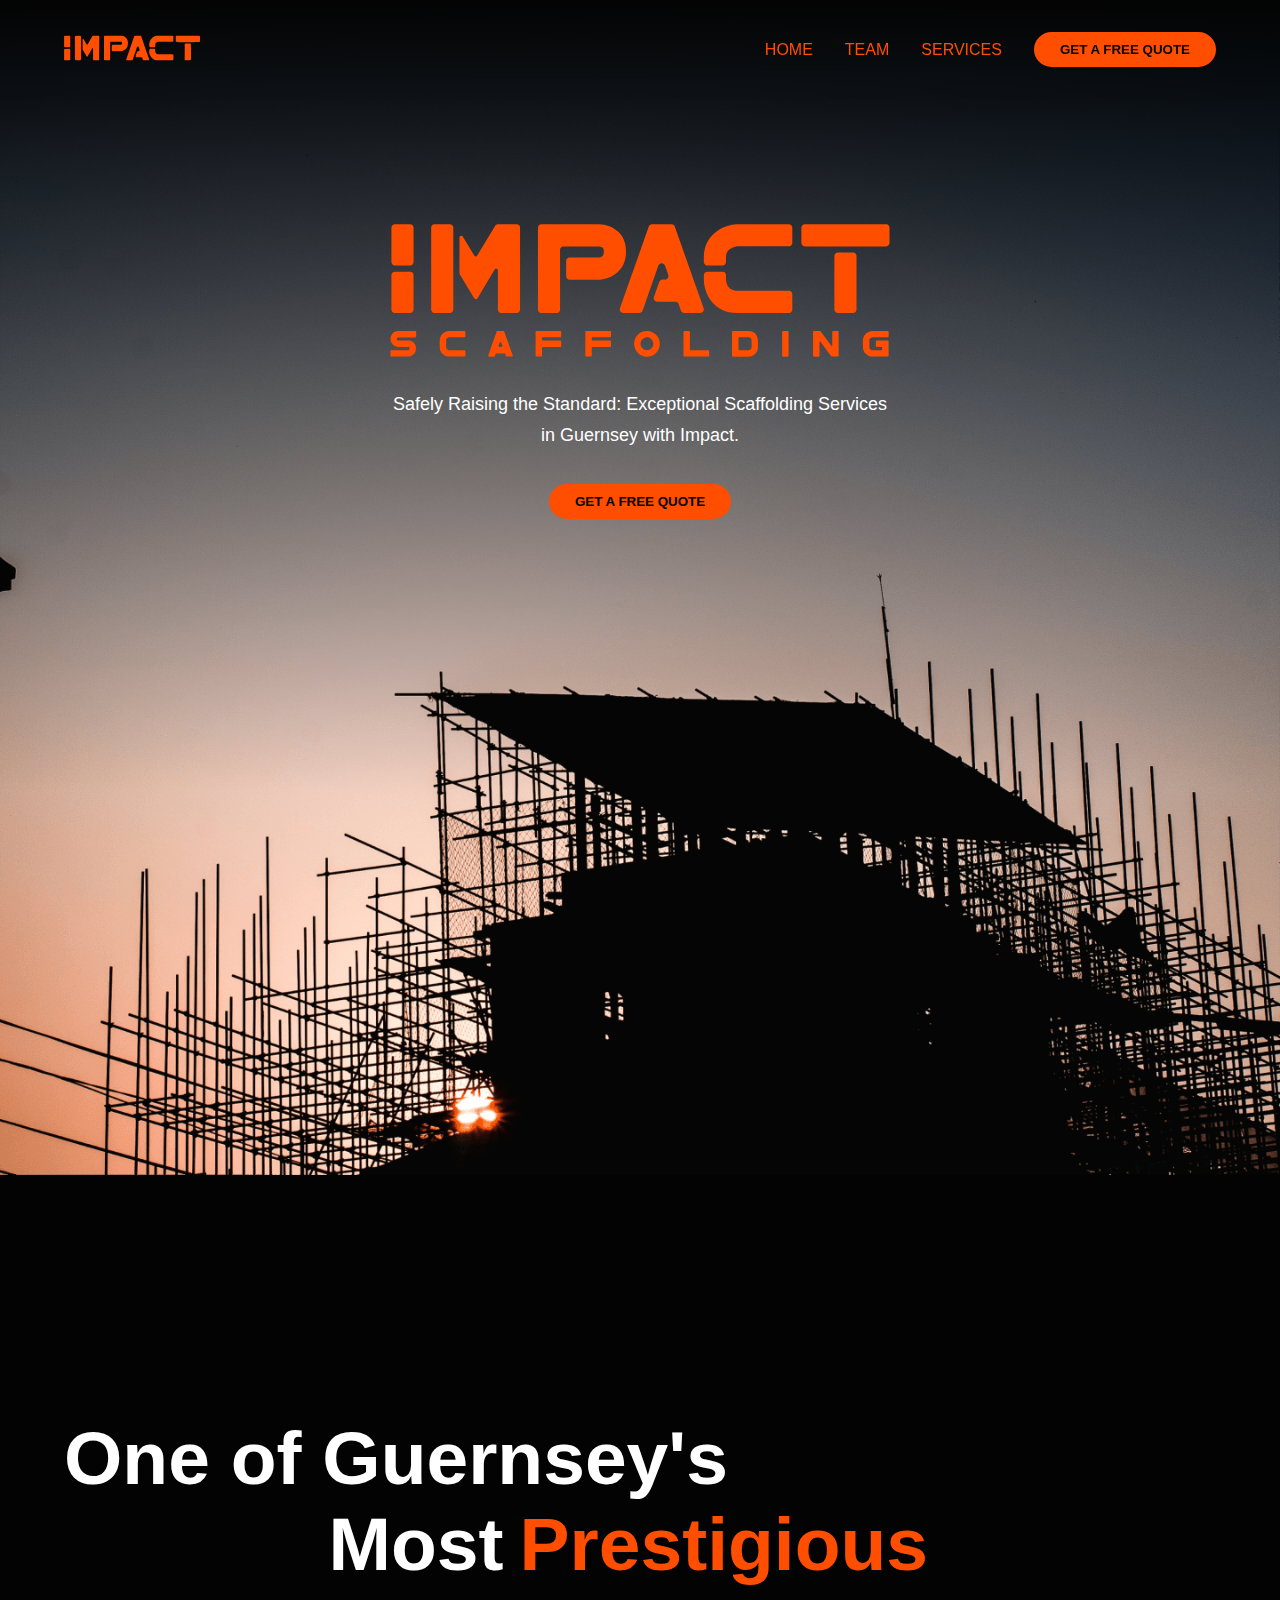
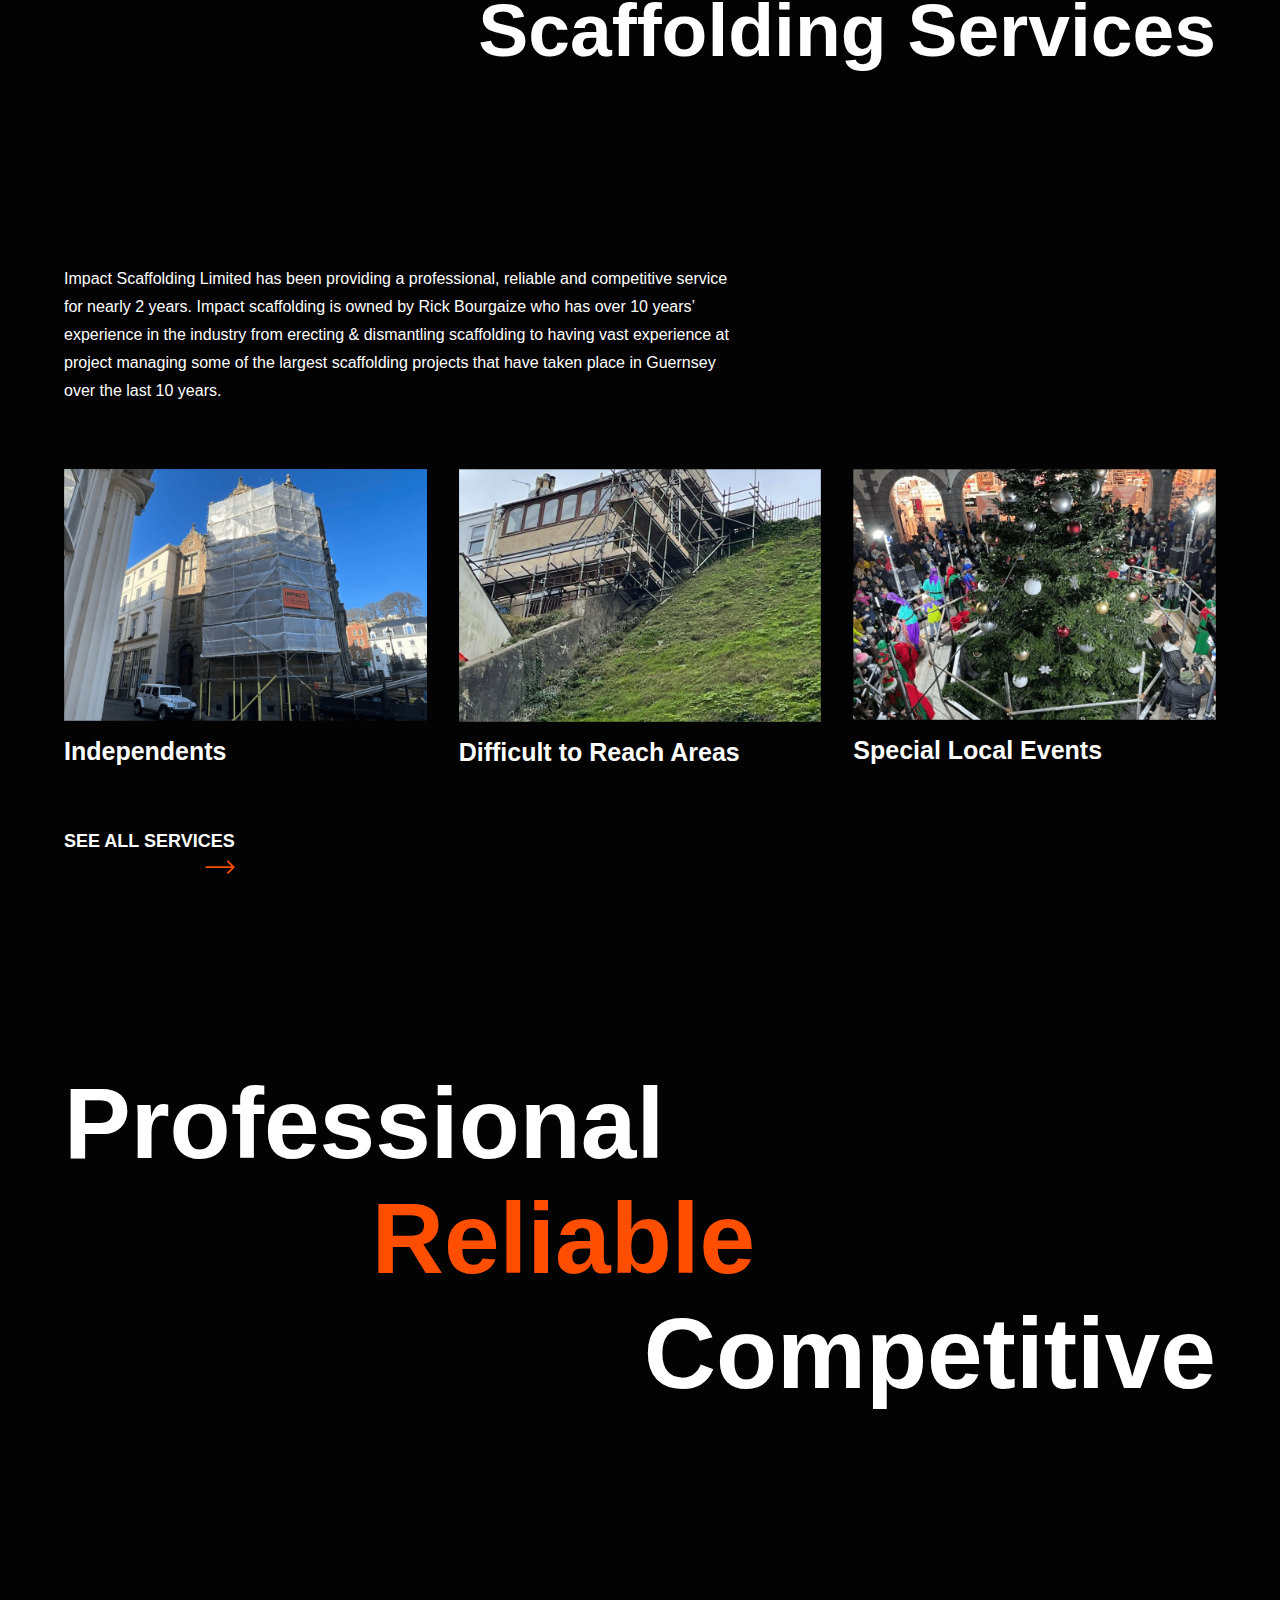
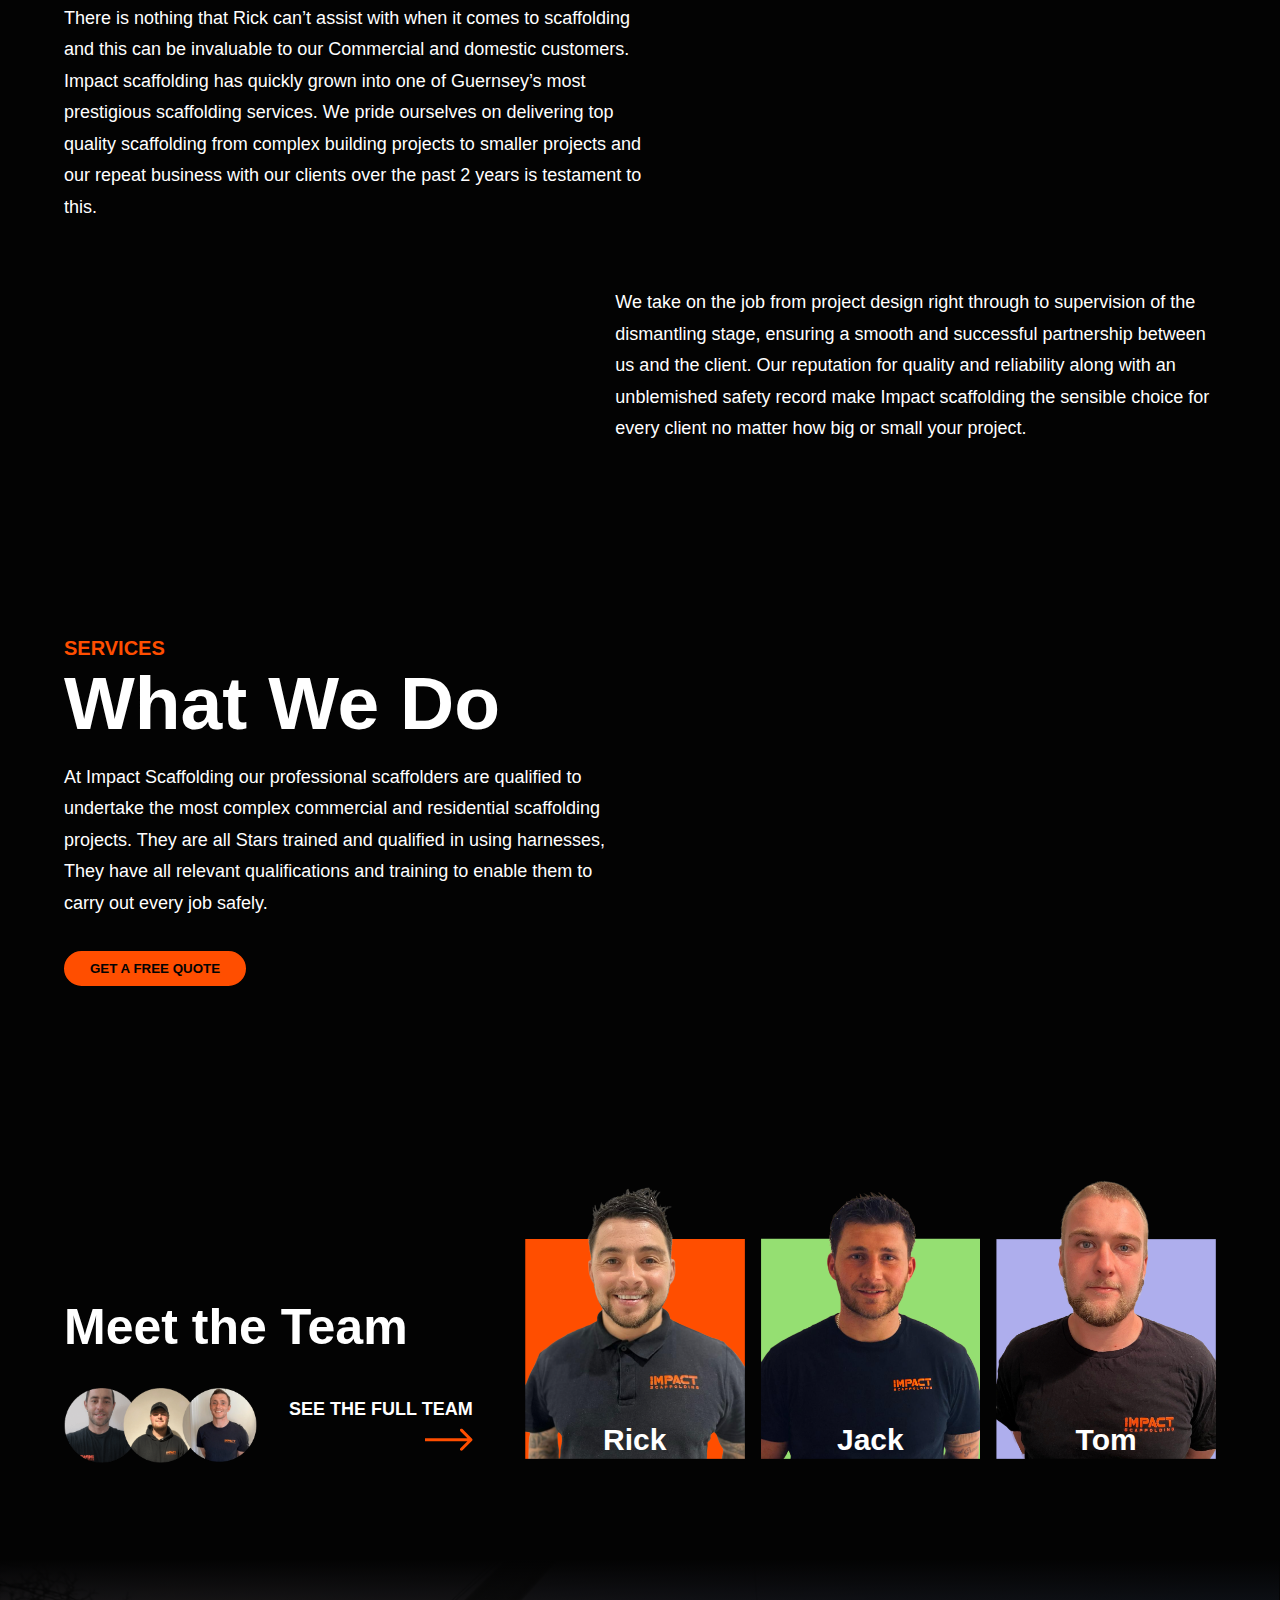
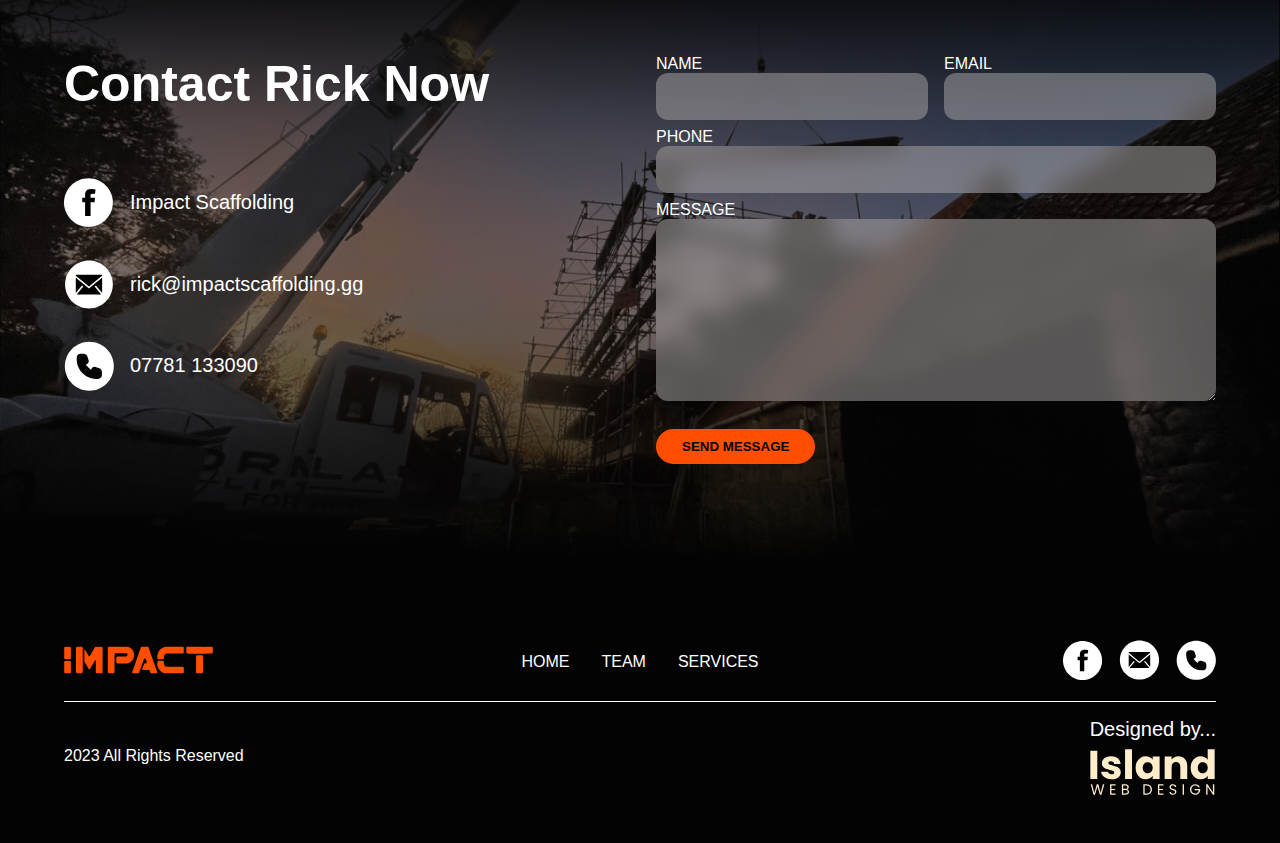
<file: index.html>
<!DOCTYPE html>
<html lang="en">
<head>
    <!-- Google tag (gtag.js) -->
<script async src="https://www.googletagmanager.com/gtag/js?id=G-YCDX7XZHCP"></script>
<script>
  window.dataLayer = window.dataLayer || [];
  function gtag(){dataLayer.push(arguments);}
  gtag('js', new Date());

  gtag('config', 'G-YCDX7XZHCP');
</script>
    <meta charset="UTF-8">
    <meta http-equiv="X-UA-Compatible" content="IE=edge">
    <meta name="viewport" content="width=device-width, initial-scale=1.0">

    <meta name="description" content="Impact Scaffolding provides high-quality scaffolding services in Guernsey. Contact us today for safe and reliable solutions for your next scaffolding project.">
    <meta name="keywords" content="impact scaffolding, scaffolding services in guernsey, scaffolder in guernsey, guernsey scaffolding, guernsey scaffolding construction, best scaffolding in guernsey, free quote scaffolding, scaffolding installation, scaffolding maintenance, scaffolding dismantling">
    <meta name="author" content="Island Web Design | Guernsey & Jersey">
    <meta property="og:description" content="Impact Scaffolding provides high-quality scaffolding services in Guernsey. Contact us today for safe and reliable solutions for your next scaffolding project.">
    <meta property="og:title" content="Impact | Reliable Scaffolding Services in Guernsey">
    <meta property="og:type" content="website">
    <meta property="og:url" content="https://impactscaffolding.gg">
    <meta name="twitter:card" content="summary">
    <meta name="twitter:title" content="Impact | Reliable Scaffolding Services in Guernsey">
    <meta name="twitter:description" content="Impact Scaffolding provides high-quality scaffolding services in Guernsey. Contact us today for safe and reliable solutions for your next scaffolding project.">
    <meta name="twitter:image" content="https://impactscaffolding.gg/scaffolding-og.png">

    <link rel="canonical" href="https://impactscaffolding.gg/">

    <meta property="og:image" content="https://impactscaffolding.gg/scaffolding-og.png" />
    <meta property="og:image:secure_url" content="https://impactscaffolding.gg/scaffolding-og.png" />
    <meta property="og:image:type" content="image/png" />
    <meta property="og:image:width" content="1200" />
    <meta property="og:image:height" content="600" />
    <meta property="og:image:alt" content="Impact Scaffolding Guernsey" />


    <title>Impact | Reliable Scaffolding Services in Guernsey</title>


    <link rel="stylesheet" href="style.css">
    <script src="index.js" defer></script>
    <link href="https://fonts.cdnfonts.com/css/futura-pt" rel="stylesheet">
    <link rel="shortcut icon" href="construction-ladder-svgrepo-com.svg" type="image/x-icon">
</head>
<body>
    <header>
        <div class="header-wrapper">
            <a href=""><img src="scaffolding-home-svg/Asset 2 1.svg" alt="Impact Scaffolding Guernsey Logo"></a>
            <nav>
                <ul>
                    <a href="">
                        <li>HOME</li>
                    </a>
                    <a href="meet-the-team/">
                        <li>TEAM</li>
                    </a>
                    <a href="impacts-services/">
                        <li>SERVICES</li>
                    </a>
                    <a href="#contact">
                        <button class="red-button" >GET A FREE QUOTE</button>
                    </a>
                </ul>
            </nav>
            <div class="dropdown"  data-dropdown >
                <img data-dropdown-button src="scaffolding-home-svg/burger-menu-right-svgrepo-com.svg" alt="Mobile Menu" class="menu link">

                <div class="dropdown-menu information-grid" style="overflow:visible !important">
                    <div class="div">
                        <div class="dropdown-heading" style="overflow:visible !important"><a aria-label="Dropdown Home Link" href="">HOME</a></div>
                        
                    </div>
                    <div class="div">
                        <div class="dropdown-heading" style="overflow:visible !important"><a aria-label="Dropdown Meet the Team Page Link" href="meet-the-team/">TEAM</a></div>
                        
                    </div>
                    <div class="div">
                        <div class="dropdown-heading" style="overflow:visible !important"><a aria-label="Dropdown Services Link" href="impacts-services/">SERVICES</a></div>
                        
                    </div>
                    
                    <div class="div">
                        <div class="dropdown-heading" style="overflow:visible !important"><a aria-label="Dropdown Contact Link" href="#contact">CONTACT US</a></div>
                        
                    </div>
                    
                </div>
            </div>
        </div>
    </header>
     <main>
        <div class="wrapper">
            <img src="scaffolding-home-svg/Layer 2.svg" alt="Impact Scaffolding Main Logo">
            <h1>Safely Raising the Standard: Exceptional Scaffolding Services in Guernsey with Impact.</h1>
            <a href="#contact">
                <button class="red-button">
                    GET A FREE QUOTE
                </button>
            </a>
        </div>
     </main>
     <section class="first-text-section">
        <div class="wrapper">
            <h2>
                <span>One of Guernsey's</span>
                <span>Most <span>Prestigious</span></span>
                <span>Scaffolding Services</span>
            </h2>
        </div>
     </section>
     <section class="services-section">
        <div class="wrapper">
            <div class="services-top">
                <p>Impact Scaffolding Limited has been providing a professional, reliable and competitive service for nearly 2 years. 
                    Impact scaffolding is owned by Rick Bourgaize who has over 10 years’ experience in the industry from erecting & dismantling scaffolding 
                    to having vast experience at project managing some of the largest scaffolding projects that have taken place in Guernsey over the last 10 years.</p>
            </div>
            <div class="services-bottom">
                <div class="services-card">
                    <img src="scaffolding-services-png/Rectangle 9.png" alt="Independent Scaffolding Towers">
                    <p>Independents</p>
                </div>
                <div class="services-card">
                    <img src="scaffolding-services-png/26748f18-ada2-4631-a592-a5c4228dbc8d 2.png" alt="Difficult to Reach Areas">
                    <p>Difficult to Reach Areas</p>
                </div>
                <div class="services-card">
                    <img src="scaffolding-services-png/c8151d2e-8c77-41d5-b1f2-a2bf4d0ef9f3.png" alt="Special Local Events">
                    <p>Special Local Events</p>
                </div>
            </div>
            <a href="impacts-services/">
                <button>
                    <span>SEE ALL SERVICES</span>
                    <img src="scaffolding-home-svg/Arrow 2.svg" alt="Button Link Arrow">
                </button>
            </a>
        </div>
     </section>
     <section class="second-text-section">
        <div class="wrapper">
            <h2>
                <span>Professional</span>
                <span>Reliable</span>
                <span>Competitive</span>
            </h2>
        </div>
     </section>
     <section class="paragraph-section">
        <div class="wrapper">
            <p>There is nothing that Rick can’t assist with when it comes to scaffolding and this can be invaluable to our Commercial and domestic customers. 
                Impact scaffolding has quickly grown into one of Guernsey’s most prestigious scaffolding services. We pride ourselves on delivering top quality 
                scaffolding from complex building projects to smaller projects and our repeat business with our clients over the past 2 years is testament to this.</p>
            <p>We take on the job from project design right through to supervision of the dismantling stage, ensuring a smooth and successful partnership between 
                us and the client. Our reputation for quality and reliability along with an unblemished safety record make Impact scaffolding the sensible choice 
                for every client no matter how big or small your project.
            </p>
        </div>
     </section>
     <section class="what-we-do-section">
        <div class="wrapper">
            <div class="what-we-do-titles">
                <p>SERVICES</p>
                <h2>What We Do</h2>
            </div>
            <p>At Impact Scaffolding our professional scaffolders are qualified to undertake the most complex commercial and residential scaffolding projects. They are all Stars trained and qualified in using harnesses, They have all relevant qualifications and training to enable them to carry out every job safely.
            </p>
            <a href="#contact">
                <button class="red-button">GET A FREE QUOTE</button>
            </a>
        </div>
     </section>
     <section class="meet-the-team-section">
        <div class="wrapper">
            <div class="team-left">
                <h2>Meet the Team</h2>
                <div class="full-team">
                    <div class="circles">
                        <img src="scaffolding-home-png/Ellipse 1.png" alt="Circle Team Member">
                        <img src="scaffolding-home-png/Ellipse 2.png" alt="Circle Team Member">
                        <img src="scaffolding-home-svg/callum-circle.png" alt="Circle Team Member">
                    </div>
                    <a href="meet-the-team/">
                        <button>
                            <span>SEE THE FULL TEAM</span>
                            <img src="scaffolding-home-svg/Arrow 2.svg" alt="Button Link Arrow">
                        </button>
                    </a>
                </div>
            </div>
            <div class="team-right">
                <div class="image-item">
                    <img src="scaffolding-home-png/Group 45.png" alt="Team Member">
                    <p>Rick</p>
                </div>
                <div class="image-item">
                    <img src="scaffolding-home-png/Group 44.png" alt="Team Member">
                    <p>Jack</p>
                </div>
                <div class="image-item">
                    <img src="scaffolding-home-png/Group 46.png" alt="Team Member">
                    <p>Tom</p>
                </div>
                
            </div>
        </div>
     </section>
     <section class="contact-section" id="contact">
        <div class="wrapper">
            <div class="contact-left">
                <h2>Contact Rick Now</h2>
                <div class="list">
                    <a target="_blank" rel="external nofollow" href="https://www.facebook.com/impactscaffolding" class="list-item">
                        <img src="scaffolding-home-svg/Group 47.svg" alt="Social Media Contact Icon">
                        <p>Impact Scaffolding</p>
                    </a>
                    <a href="mailto:rick@impactscaffolding.gg" class="list-item">
                        <img src="scaffolding-home-svg/Group 1.svg" alt="Social Media Contact Icon">
                        <p>rick@impactscaffolding.gg</p>
                    </a>
                    <a href="tel:+447781 133090" class="list-item">
                        <img src="scaffolding-home-svg/Group 29.svg" alt="Social Media Contact Icon">
                        <p>07781 133090</p>
                    </a>
                </div>
            </div>
            <div class="contact-right">
                <form action="https://formsubmit.co/rick@impactscaffolding.gg" method="POST">
                    <fieldset>
                        <fieldset>
                            <label for="name">NAME</label>
                            <input type="text" id="name" name="name">
                        </fieldset>
                        <fieldset>
                            <label for="email">EMAIL</label>
                            <input type="email" id="email" name="email">
                        </fieldset>
                    </fieldset>
                    <fieldset>
                        <label for="tel">
                            PHONE
                        </label>
                        <input type="tel" id="tel" name="tel">
                    </fieldset>
                    <fieldset>
                        <label for="message">
                            MESSAGE
                        </label>
                        <textarea name="message" id="message" cols="30" rows="10"></textarea>
                    </fieldset>
                    <button class="red-button" >SEND MESSAGE</button>
                </form>
            </div>
        </div>
     </section>
     <footer>
        <div class="wrapper">
            <div class="footer-top">
                <a class="text" href="">
                    <div class="logo-footer"><img src="scaffolding-home-svg/Asset 2 1.svg" alt="Impact Logo"></div>
                </a>
                <ul>
                    <a href="">
                        <li>HOME</li>
                    </a>
                    <a href="meet-the-team/">
                        <li>TEAM</li>
                    </a>
                    <a href="impacts-services/">
                        <li>SERVICES</li>
                    </a>
                </ul>
                <div class="icons">
                    <a target="_blank" rel="external nofollow" href="https://www.facebook.com/impactscaffolding"><img src="scaffolding-home-svg/Group 47.svg" alt="Social Media Contact Icon"></a>
                    <a href="mailto:rick@impactscaffolding.gg"><img src="scaffolding-home-svg/Group 1.svg" alt="Email Contact Icon"></a>
                    <a href="tel:+447781 133090"><img src="scaffolding-home-svg/Group 29.svg" alt="Phone Media Contact Icon"></a>
                </div>
            </div>
            <div class="footer-bottom">
                <p>2023 All Rights Reserved</p>
                <a target="_blank" aria-label="Island Web Design Guernsey jersey Author Link" rel="dofollow author" href="https://islandwebdesign.net/" class="island">
                    <p>Designed by...</p>
                    <img src="scaffolding-home-svg/island-cream-logo.svg" alt="Island Web Design Guernsey Jersey Logo Link Website">
                </div>
            </div>
        </div>
     </footer>
</body>
</html>
</file>
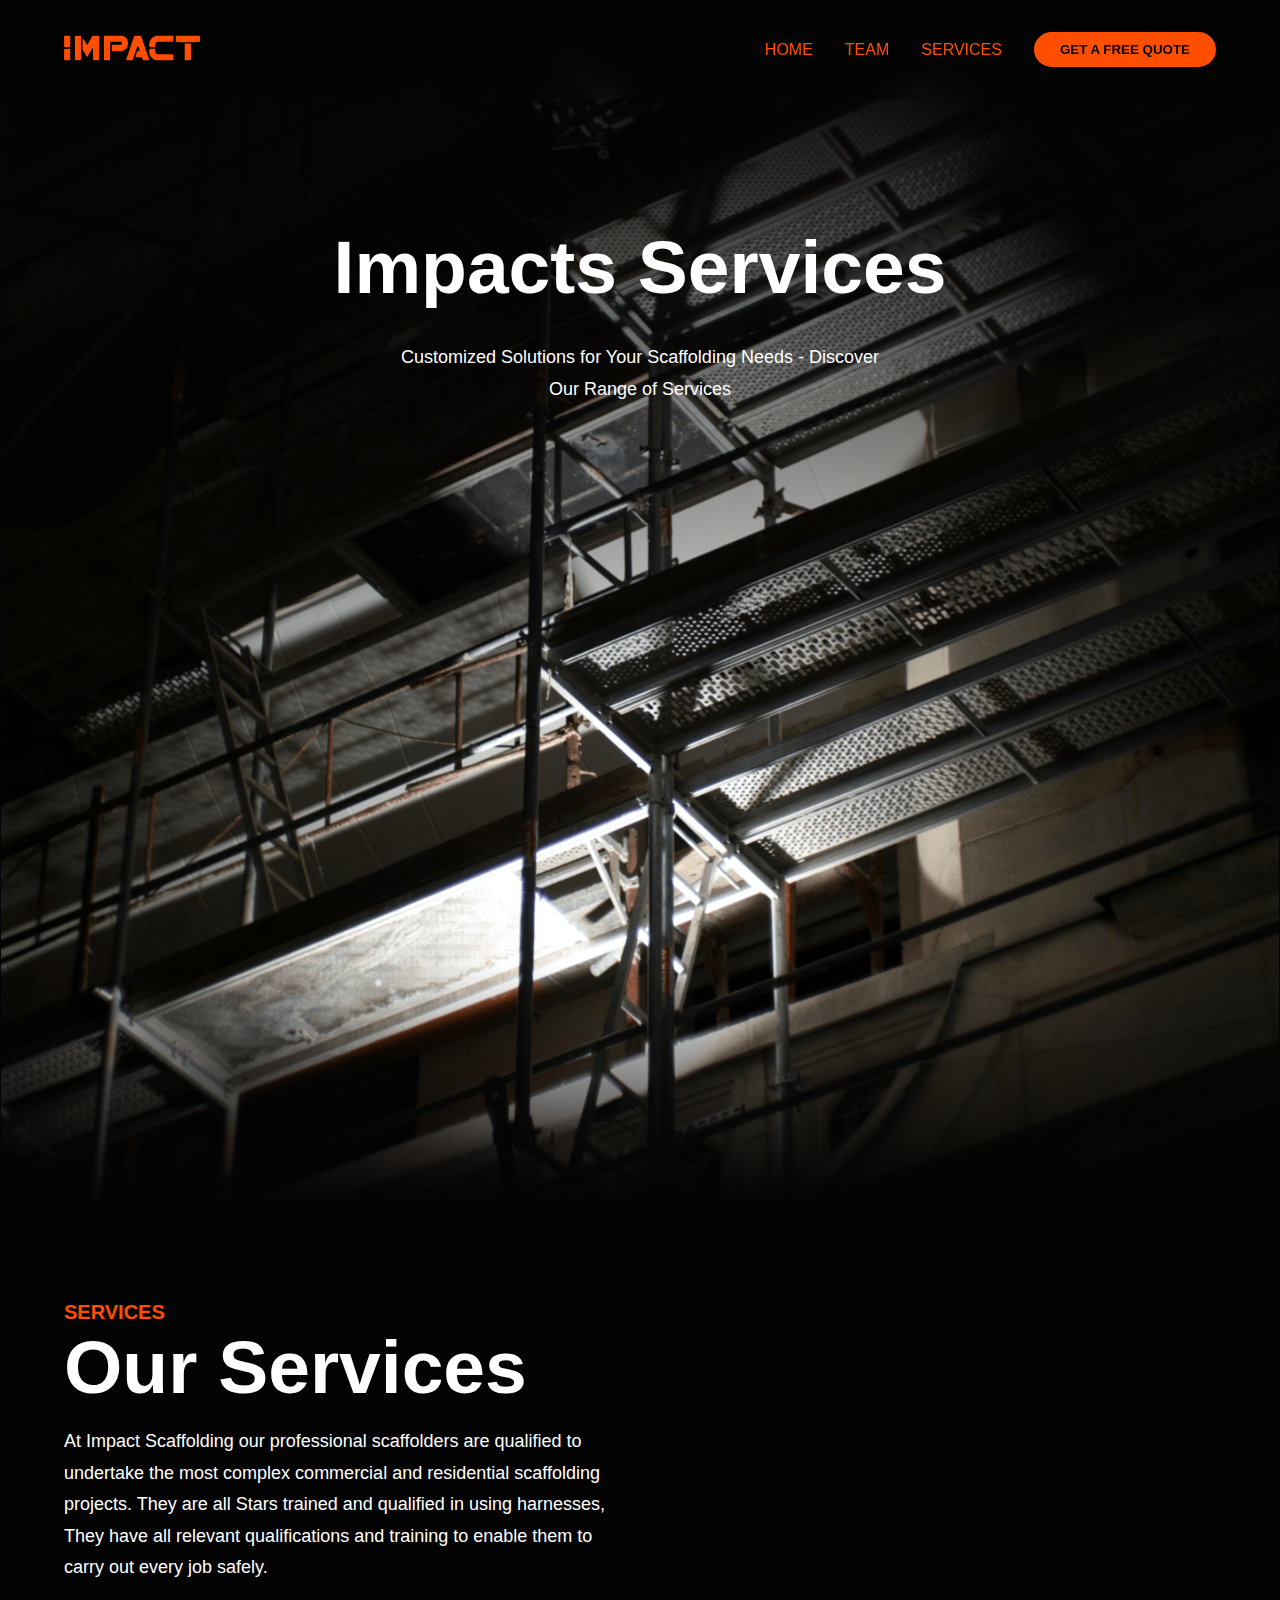
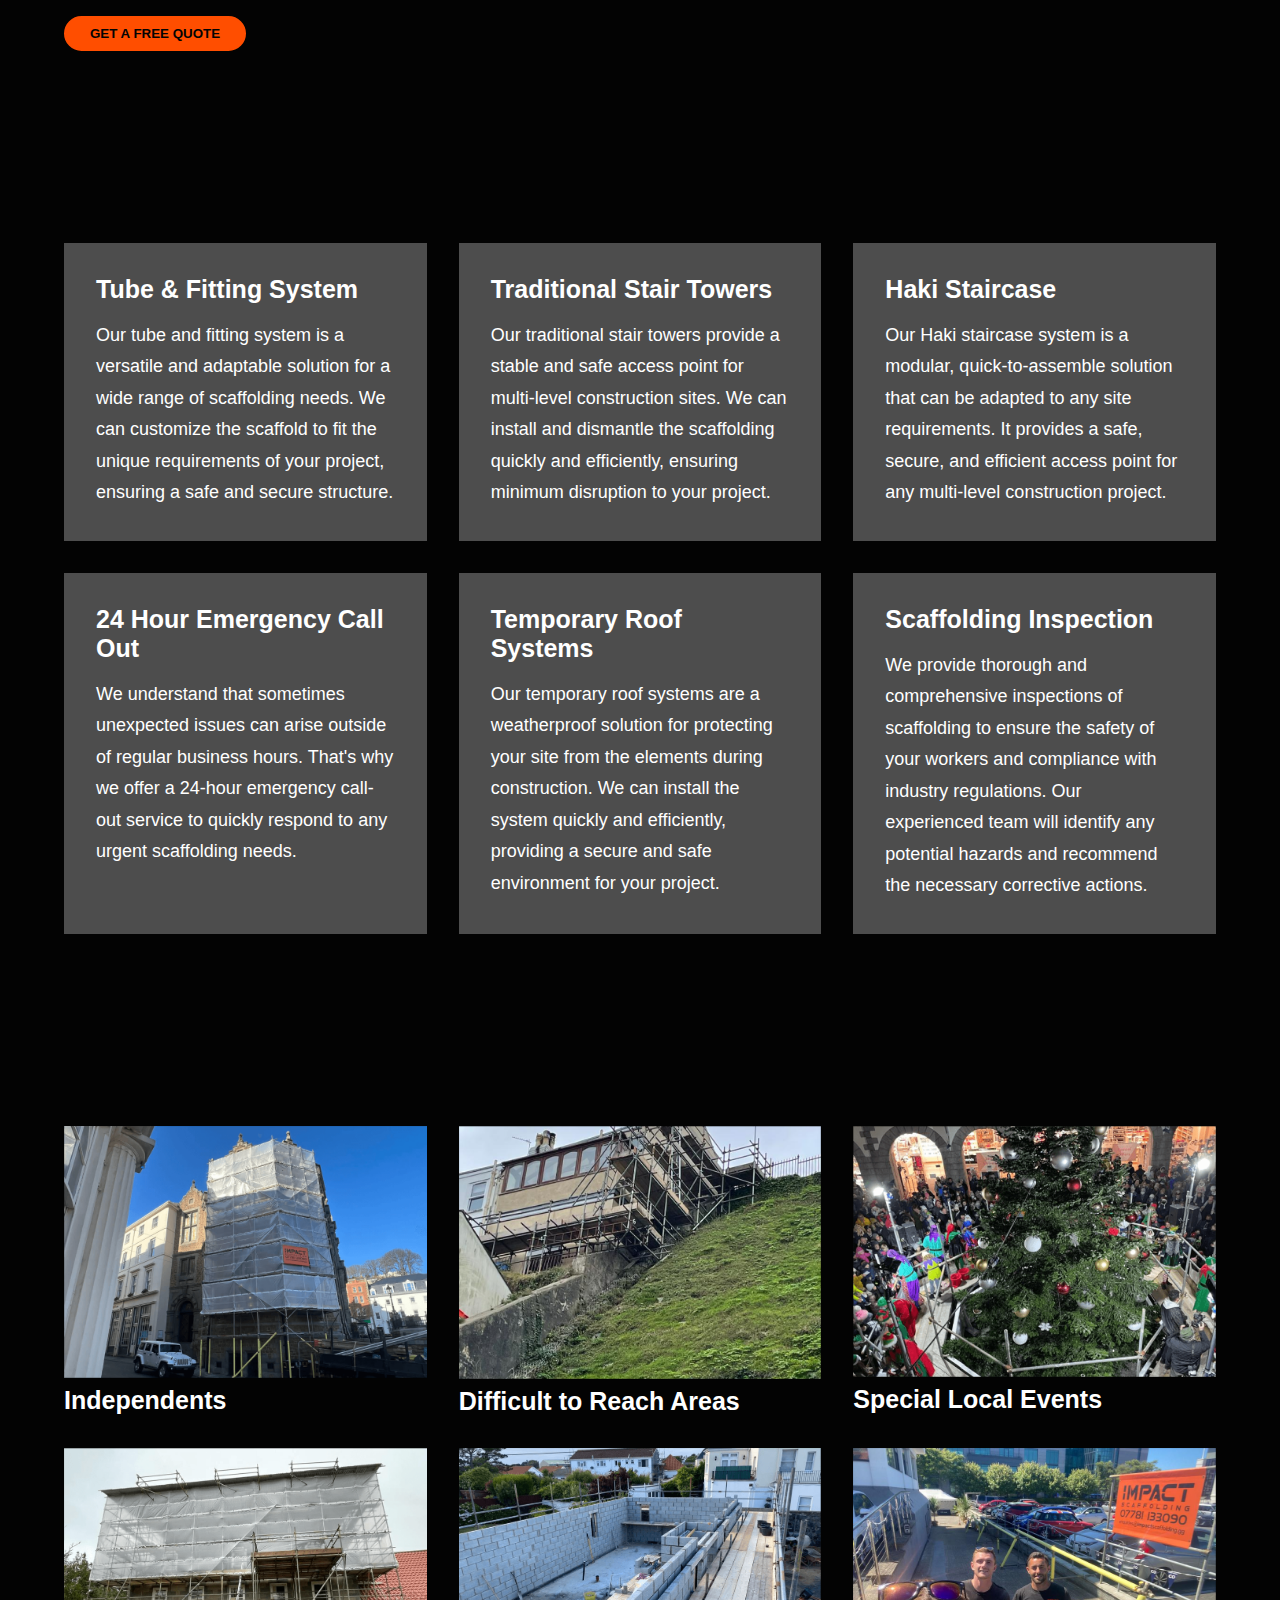
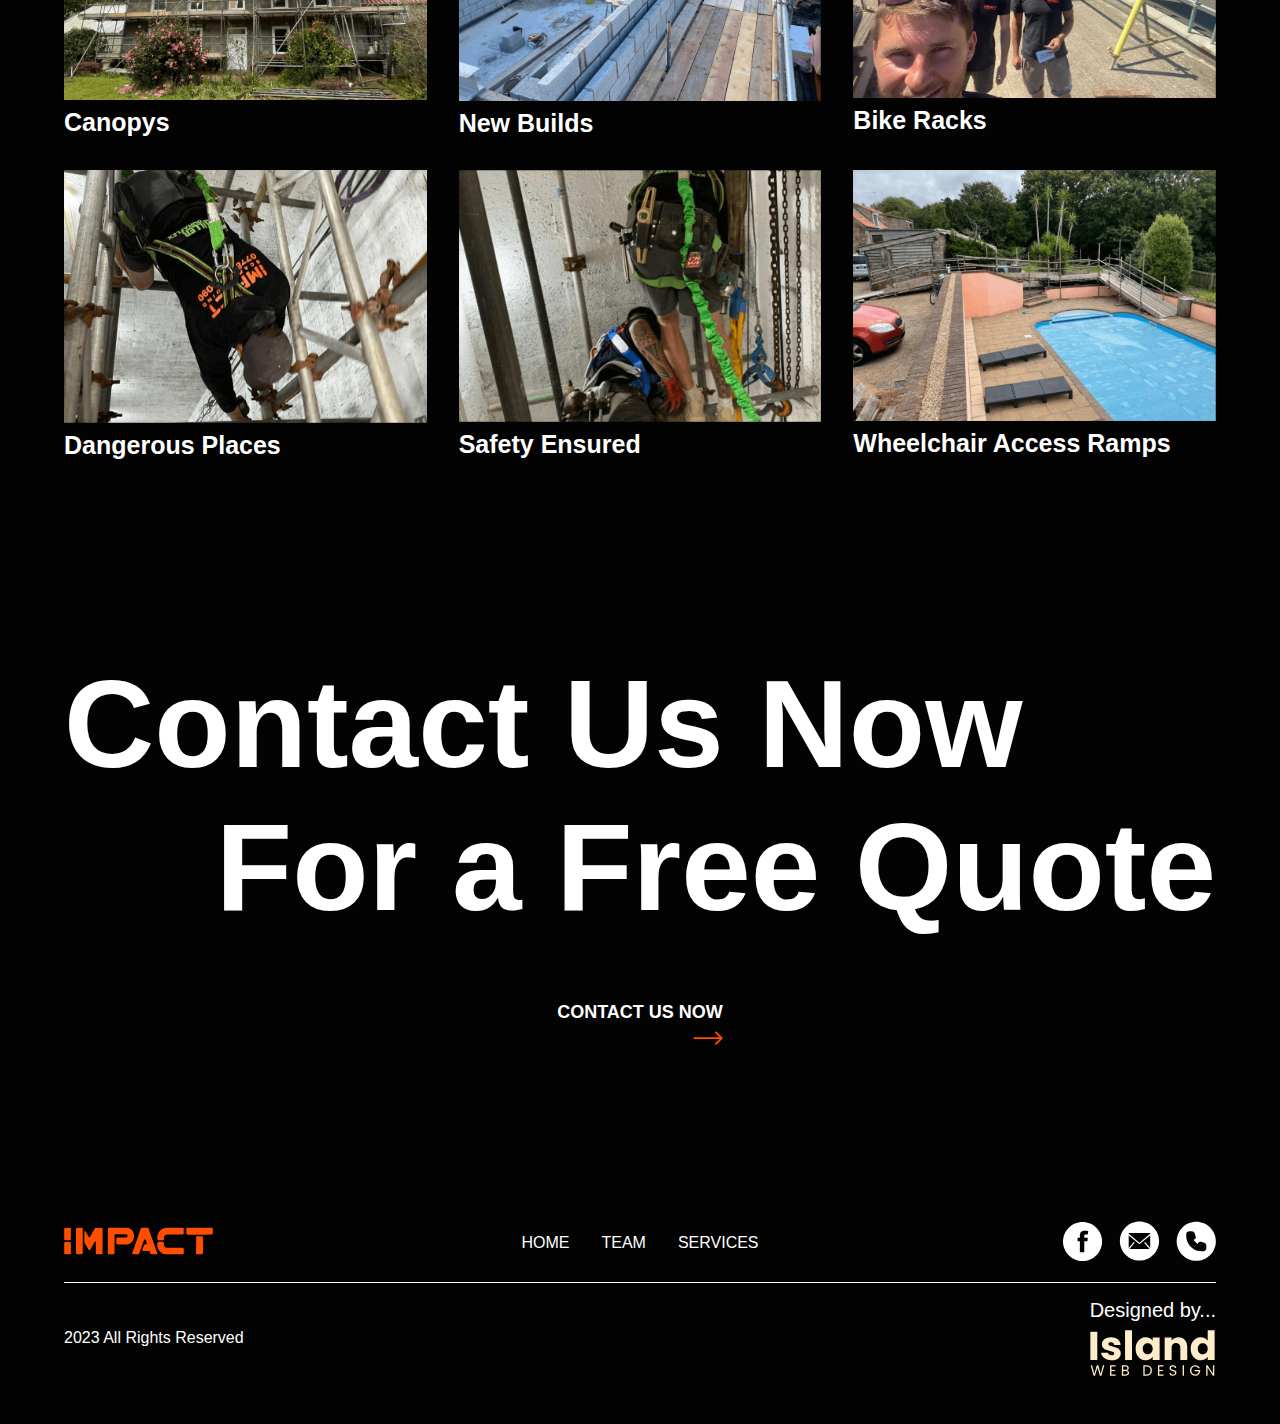
<file: impacts-services/index.html>
<!DOCTYPE html>
<html lang="en">
<head>
    <!-- Google tag (gtag.js) -->
<script async src="https://www.googletagmanager.com/gtag/js?id=G-YCDX7XZHCP"></script>
<script>
  window.dataLayer = window.dataLayer || [];
  function gtag(){dataLayer.push(arguments);}
  gtag('js', new Date());

  gtag('config', 'G-YCDX7XZHCP');
</script>
    <meta charset="UTF-8">
    <meta http-equiv="X-UA-Compatible" content="IE=edge">
    <meta name="viewport" content="width=device-width, initial-scale=1.0">


    <meta name="description" content="Impact Scaffolding offers a range of scaffolding services to meet the needs of our clients in Guernsey. From design and installation to maintenance and dismantling.">
    <meta name="keywords" content="impact scaffolding, scaffolding services in guernsey, scaffolder in guernsey, guernsey scaffolding, guernsey scaffolding construction, best scaffolding in guernsey, free quote scaffolding, scaffolding installation, scaffolding maintenance, scaffolding dismantling">
    <meta name="author" content="Island Web Design | Guernsey & Jersey">
    <meta property="og:description" content="Impact Scaffolding offers a range of scaffolding services to meet the needs of our clients in Guernsey. From design and installation to maintenance and dismantling.">
    <meta property="og:title" content="Impact Scaffolding | Scaffolding Services in Guernsey">
    <meta property="og:type" content="website">
    <meta property="og:url" content="https://impactscaffolding.gg/impacts-services/">
    <meta name="twitter:card" content="summary">
    <meta name="twitter:title" content="Impact Scaffolding | Scaffolding Services in Guernsey">
    <meta name="twitter:description" content="Impact Scaffolding offers a range of scaffolding services to meet the needs of our clients in Guernsey. From design and installation to maintenance and dismantling.">
    <meta name="twitter:image" content="https://impactscaffolding.gg/scaffolding-og.png">

    <link rel="canonical" href="https://impactscaffolding.gg/impacts-services/">

    <meta property="og:image" content="https://impactscaffolding.gg/scaffolding-og.png" />
    <meta property="og:image:secure_url" content="https://impactscaffolding.gg/scaffolding-og.png" />
    <meta property="og:image:type" content="image/png" />
    <meta property="og:image:width" content="1200" />
    <meta property="og:image:height" content="600" />
    <meta property="og:image:alt" content="Impact Scaffolding Guernsey" />


    <title>Impact Scaffolding | Scaffolding Services in Guernsey</title>


    <link rel="stylesheet" href="style.css">
    <script src="index.js" defer></script>
    <link href="https://fonts.cdnfonts.com/css/futura-pt" rel="stylesheet">
    <link rel="shortcut icon" href="../construction-ladder-svgrepo-com.svg" type="image/x-icon">
</head>
<body>
    <header>
        <div class="header-wrapper">
            <a href="../"><img src="../scaffolding-home-svg/Asset 2 1.svg" alt="Impact Scaffolding Guernsey Logo"></a>
            <nav>
                <ul>
                    <a href="../">
                        <li>HOME</li>
                    </a>
                    <a href="../meet-the-team/">
                        <li>TEAM</li>
                    </a>
                    <a href="">
                        <li>SERVICES</li>
                    </a>
                    <a href="../#contact">
                        <button class="red-button" >GET A FREE QUOTE</button>
                    </a>
                </ul>
            </nav>
            <div class="dropdown"  data-dropdown >
                <img data-dropdown-button src="../scaffolding-home-svg/burger-menu-right-svgrepo-com.svg" alt="Mobile Menu" class="menu link">

                <div class="dropdown-menu information-grid" style="overflow:visible !important">
                    <div class="div">
                        <div class="dropdown-heading" style="overflow:visible !important"><a aria-label="Dropdown Home Link" href="../">HOME</a></div>
                        
                    </div>
                    <div class="div">
                        <div class="dropdown-heading" style="overflow:visible !important"><a aria-label="Dropdown Meet the Team Page Link" href="../meet-the-team/">TEAM</a></div>
                        
                    </div>
                    <div class="div">
                        <div class="dropdown-heading" style="overflow:visible !important"><a aria-label="Dropdown Services Link" href="">SERVICES</a></div>
                        
                    </div>
                    
                    <div class="div">
                        <div class="dropdown-heading" style="overflow:visible !important"><a aria-label="Dropdown Contact Link" href="../#contact">CONTACT US</a></div>
                        
                    </div>
                    
                </div>
            </div>
        </div>
    </header>
     <main>
        <div class="wrapper">
            <h1>Impacts Services</h1>
            <p>Customized Solutions for Your Scaffolding Needs - Discover Our Range of Services</p>
            
        </div>
     </main>
     <section class="what-we-do-section">
        <div class="wrapper">
            <div class="what-we-do-titles">
                <p>SERVICES</p>
                <h2>Our Services</h2>
            </div>
            <p>At Impact Scaffolding our professional scaffolders are qualified to undertake the most complex commercial and residential scaffolding projects. They are all Stars trained and qualified in using harnesses, They have all relevant qualifications and training to enable them to carry out every job safely.

            </p>
            <a href="../#contact">
                <button class="red-button">GET A FREE QUOTE</button>
            </a>
        </div>
     </section>
     <section class="service-cards">
        <div class="wrapper">
            <div class="card">
                <p>Tube & Fitting System </p>
                <p>Our tube and fitting system is a versatile and adaptable solution for a wide range of scaffolding needs. We can customize the scaffold to fit the unique requirements of your project, ensuring a safe and secure structure.

                </p>
            </div>
            <div class="card">
                <p>Traditional Stair Towers </p>
                <p>Our traditional stair towers provide a stable and safe access point for multi-level construction sites. We can install and dismantle the scaffolding quickly and efficiently, ensuring minimum disruption to your project.

                </p>
            </div>
            <div class="card">
                <p>Haki Staircase </p>
                <p>Our Haki staircase system is a modular, quick-to-assemble solution that can be adapted to any site requirements. It provides a safe, secure, and efficient access point for any multi-level construction project.

                </p>
            </div>
            <div class="card">
                <p>24 Hour Emergency Call Out </p>
                <p>We understand that sometimes unexpected issues can arise outside of regular business hours. That's why we offer a 24-hour emergency call-out service to quickly respond to any urgent scaffolding needs.</p>
            </div>
            <div class="card">
                <p>Temporary Roof Systems </p>
                <p>Our temporary roof systems are a weatherproof solution for protecting your site from the elements during construction. We can install the system quickly and efficiently, providing a secure and safe environment for your project.

                </p>
            </div>
            <div class="card">
                <p>Scaffolding Inspection </p>
                <p>We provide thorough and comprehensive inspections of scaffolding to ensure the safety of your workers and compliance with industry regulations. Our experienced team will identify any potential hazards and recommend the necessary corrective actions.</p>
            </div>
        </div>
     </section>
     <section class="second-grid-section">
        <div class="wrapper">
            <div class="second-card">
                <img src="../scaffolding-services-png/Rectangle 9.png" alt="Service Image by Impact Scaffolding">
                <p>Independents</p>
            </div>
            <div class="second-card">
                <img src="../scaffolding-services-png/26748f18-ada2-4631-a592-a5c4228dbc8d 2.png" alt="Service Image by Impact Scaffolding">
                <p>Difficult to Reach Areas</p>
            </div>
            <div class="second-card">
                <img src="../scaffolding-services-png/c8151d2e-8c77-41d5-b1f2-a2bf4d0ef9f3.png" alt="Service Image by Impact Scaffolding">
                <p>Special Local Events</p>
            </div>
            <div class="second-card">
                <img src="../scaffolding-services-png/56a19239-5cfc-4e44-85ba-20dc736e223d 1.png" alt="Service Image by Impact Scaffolding">
                <p>Canopys</p>
            </div>
            <div class="second-card">
                <img src="../scaffolding-services-png/2bc8ab3d-3e05-4243-9d6b-20d37052fd60 1.png" alt="Service Image by Impact Scaffolding">
                <p>New Builds</p>
            </div>
            <div class="second-card">
                <img src="../scaffolding-services-png/8277721c-9ddb-49ba-a29b-645d9be154bb 2 1.png" alt="Service Image by Impact Scaffolding">
                <p>Bike Racks</p>
            </div>
            <div class="second-card">
                <img src="../scaffolding-services-png/2bb552ab-9636-4784-980b-631bcea6b7d7 1.png" alt="Service Image by Impact Scaffolding">
                <p>Dangerous Places</p>
            </div>
            <div class="second-card">
                <img src="../scaffolding-services-png/d8918e67-706c-43a2-b85c-bbfe18d1e515 1.png" alt="Service Image by Impact Scaffolding">
                <p>Safety Ensured</p>
            </div>
            <div class="second-card">
                <img src="../scaffolding-services-png/6af3cce9-29e2-41ab-8fb2-e478245ba6fe 1.png" alt="Service Image by Impact Scaffolding">
                <p>Wheelchair Access Ramps</p>
            </div>
        </div>
     </section>
     <section class="quote-section">
        <div class="wrapper">
            <h2>
                <span>Contact Us Now</span>
                <span>For a Free Quote</span>
            </h2>
            <a href="../#contact">
                <button>
                    <span>CONTACT US NOW</span>
                    <img src="../scaffolding-home-svg/Arrow 2.svg" alt="Button Link Arrow">
                </button>
            </a>
        </div>
     </section>
     <footer>
        <div class="wrapper">
            <div class="footer-top">
                <a class="text" href="../">
                    <div class="logo-footer"><img src="../scaffolding-home-svg/Asset 2 1.svg" alt="Impact Logo"></div>
                </a>
                <ul>
                    <a href="../">
                        <li>HOME</li>
                    </a>
                    <a href="../meet-the-team/">
                        <li>TEAM</li>
                    </a>
                    <a href="">
                        <li>SERVICES</li>
                    </a>
                </ul>
                <div class="icons">
                    <a target="_blank" rel="external nofollow" href="https://www.facebook.com/impactscaffolding"><img src="../scaffolding-home-svg/Group 47.svg" alt="Social Media Contact Icon"></a>
                    <a href="mailto:rick@impactscaffolding.gg"><img src="../scaffolding-home-svg/Group 1.svg" alt="Email Contact Icon"></a>
                    <a href="tel:+447781 133090"><img src="../scaffolding-home-svg/Group 29.svg" alt="Phone Media Contact Icon"></a>
                </div>
            </div>
            <div class="footer-bottom">
                <p>2023 All Rights Reserved</p>
                <a target="_blank" aria-label="Island Web Design Guernsey jersey Author Link" rel="dofollow author" href="https://islandwebdesign.net/" class="island">
                    <p>Designed by...</p>
                    <img src="../scaffolding-home-svg/island-cream-logo.svg" alt="Island Web Design Guernsey Jersey Logo Link Website">
                </div>
            </div>
        </div>
     </footer>
</body>
</html>
</file>
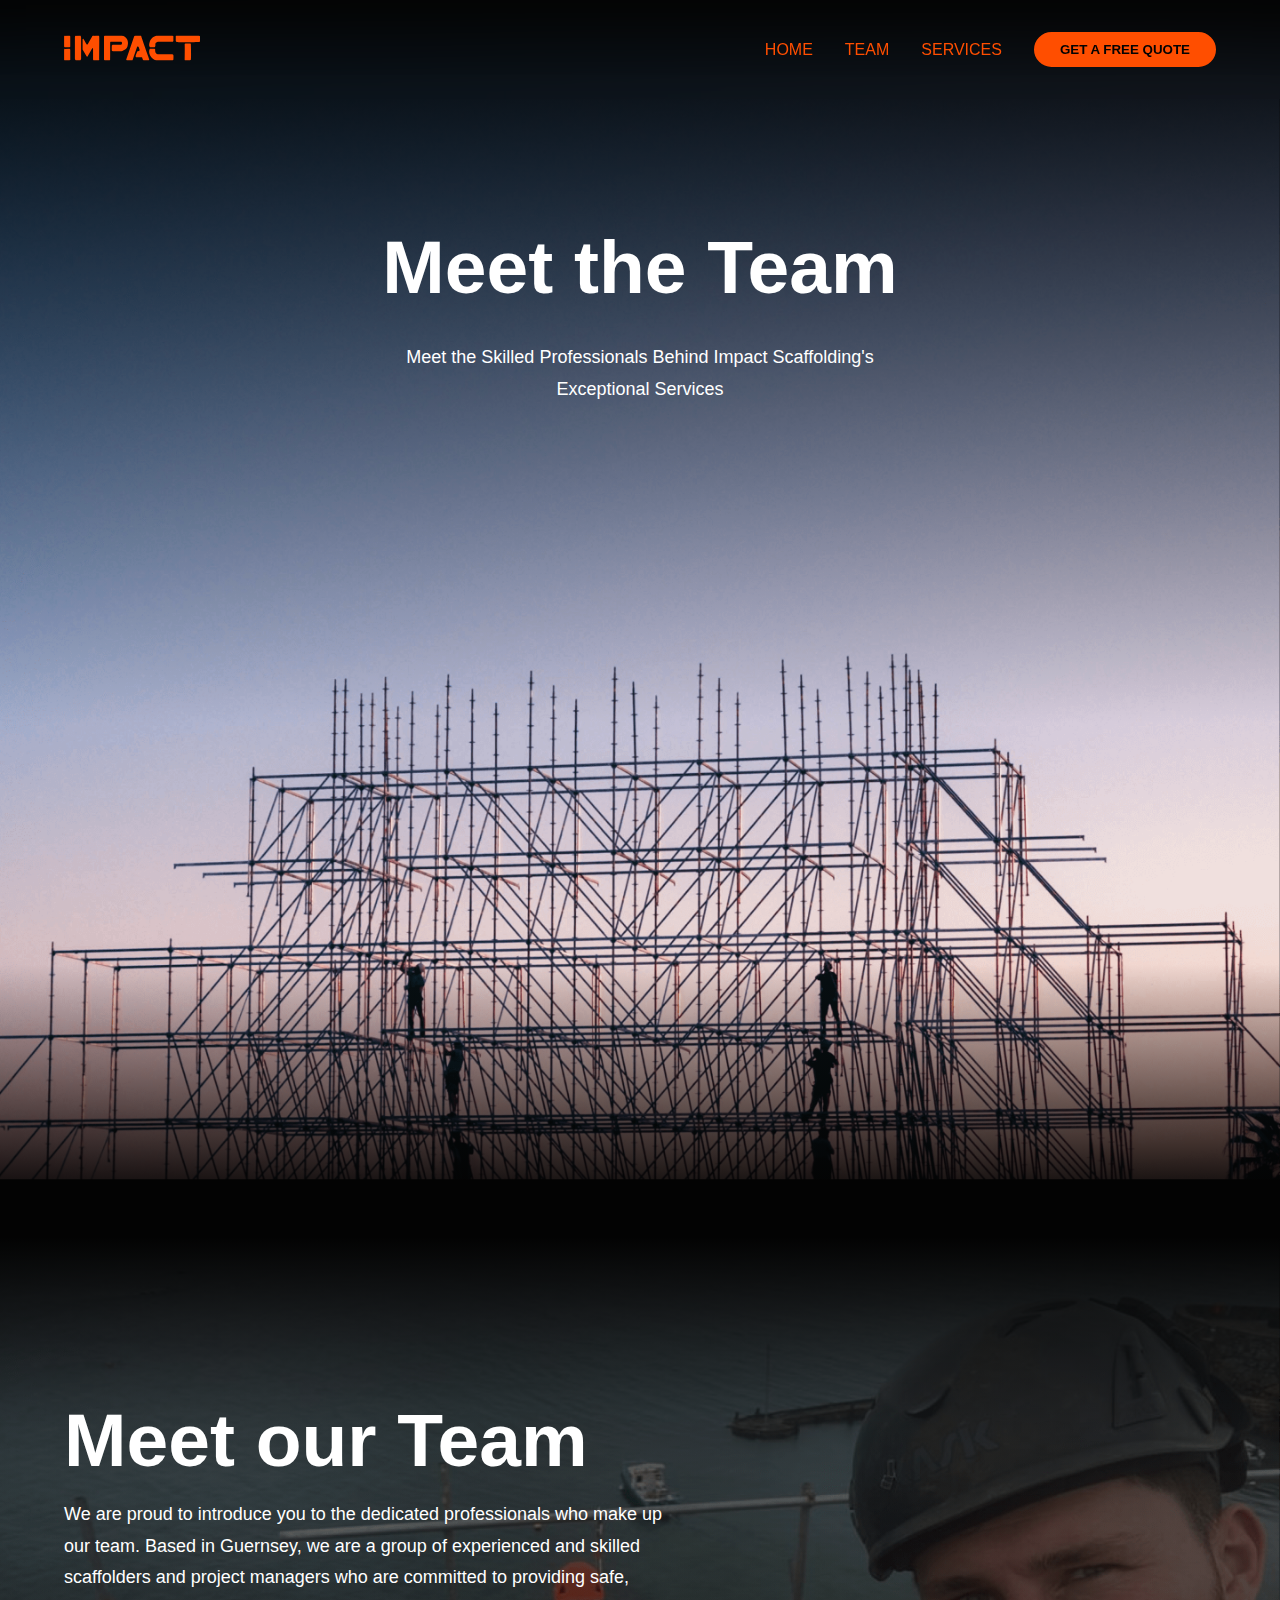
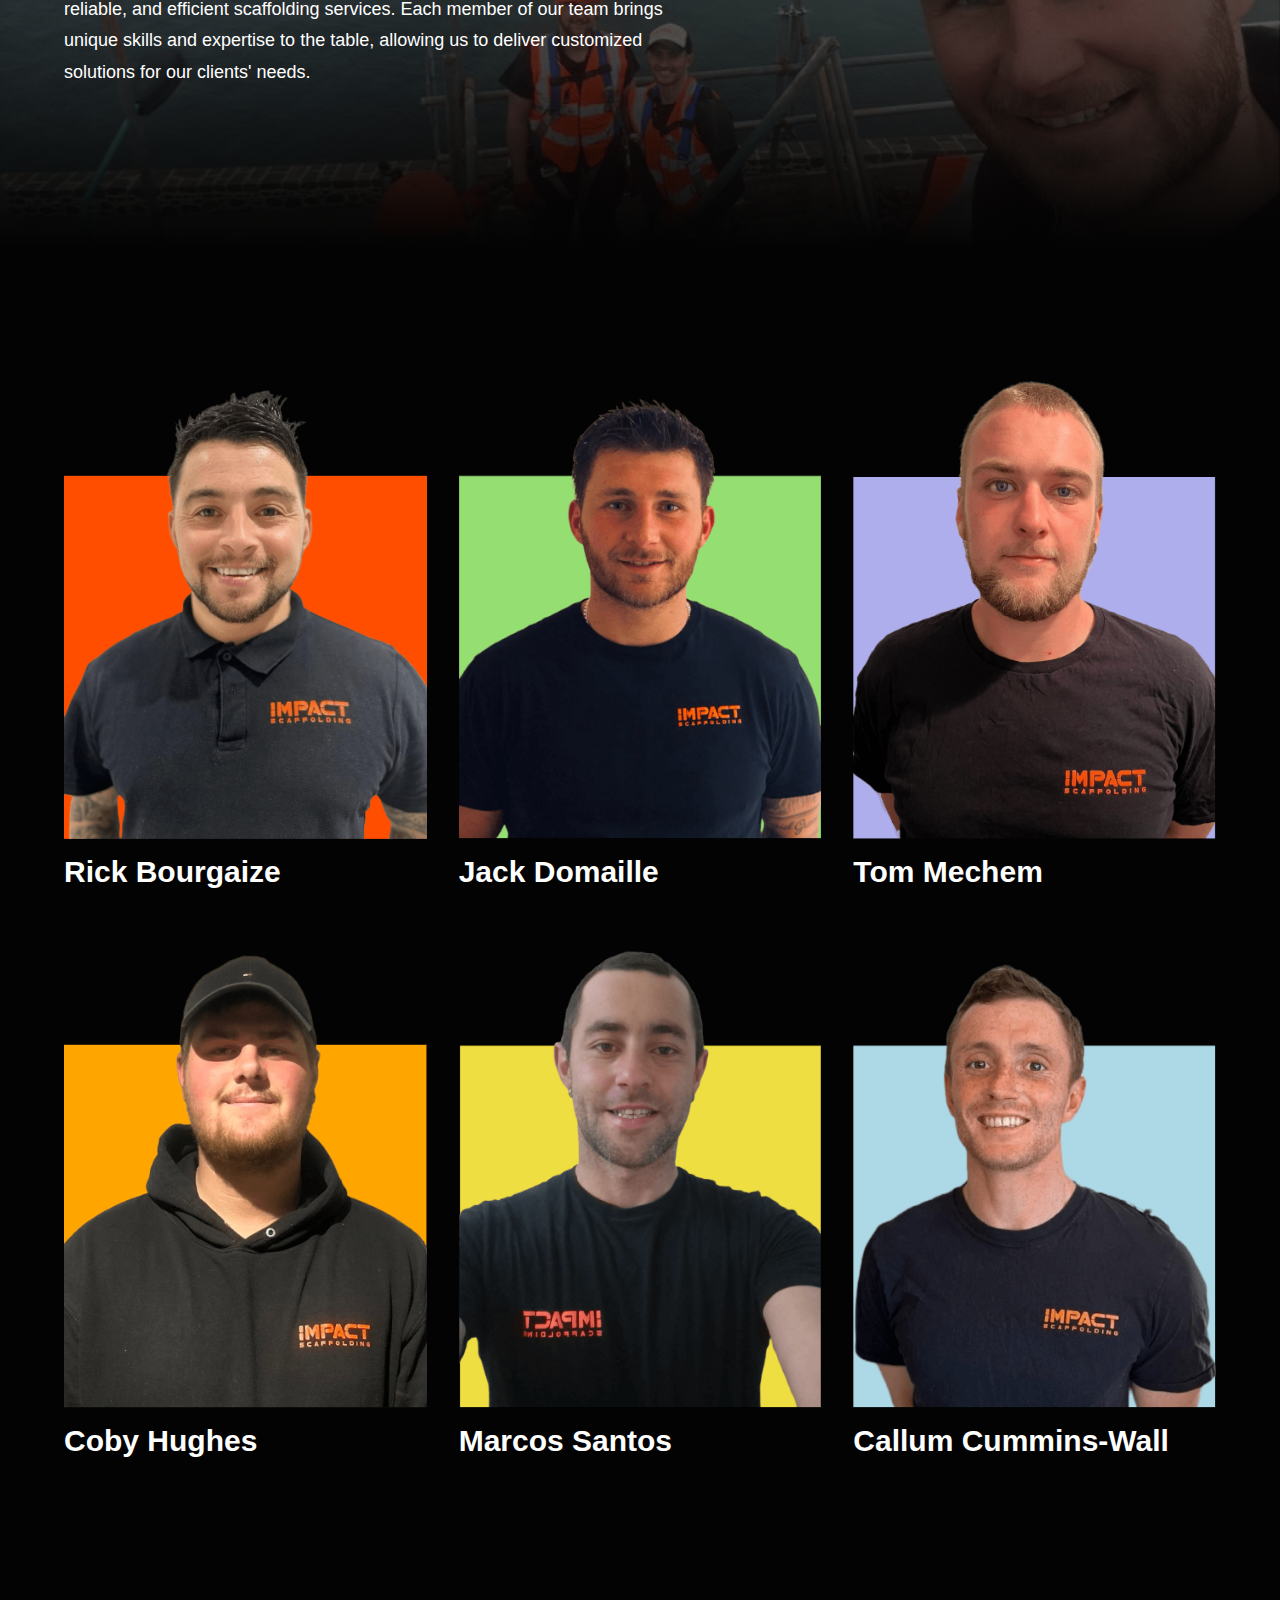
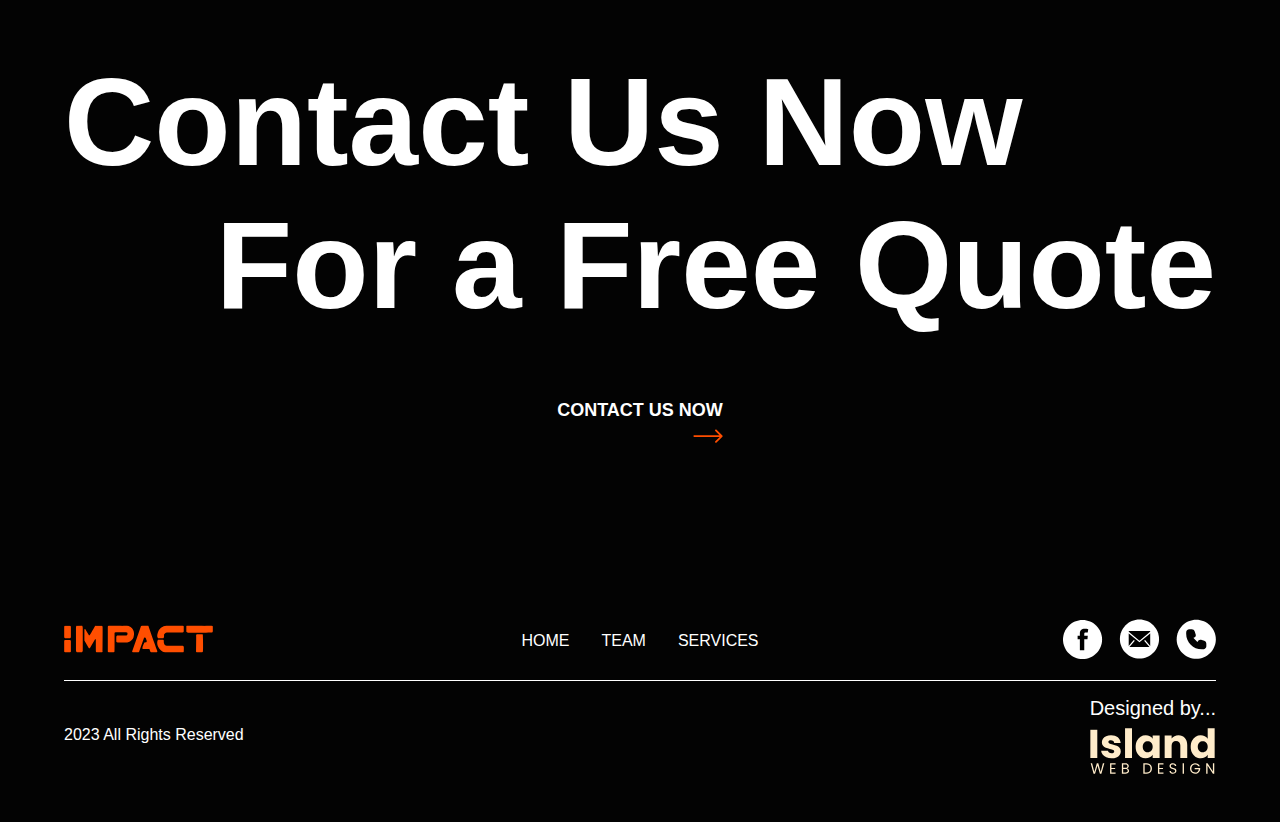
<file: meet-the-team/index.html>
<!DOCTYPE html>
<html lang="en">
<head>
    <!-- Google tag (gtag.js) -->
<script async src="https://www.googletagmanager.com/gtag/js?id=G-YCDX7XZHCP"></script>
<script>
  window.dataLayer = window.dataLayer || [];
  function gtag(){dataLayer.push(arguments);}
  gtag('js', new Date());

  gtag('config', 'G-YCDX7XZHCP');
</script>
    <meta charset="UTF-8">
    <meta http-equiv="X-UA-Compatible" content="IE=edge">
    <meta name="viewport" content="width=device-width, initial-scale=1.0">


    <meta name="description" content="Get to know the experienced and skilled professionals who make up the Impact Scaffolding team in Guernsey. Learn more about our qualifications and expertise.">
    <meta name="keywords" content="impact scaffolding, scaffolding services in guernsey, scaffolder in guernsey, guernsey scaffolding, guernsey scaffolding construction, best scaffolding in guernsey, free quote scaffolding, scaffolding installation, scaffolding maintenance, scaffolding dismantling">
    <meta name="author" content="Island Web Design | Guernsey & Jersey">
    <meta property="og:description" content="Get to know the experienced and skilled professionals who make up the Impact Scaffolding team in Guernsey. Learn more about our qualifications and expertise.">
    <meta property="og:title" content="Meet the Impact Scaffolding Team | Scaffolding Professionals">
    <meta property="og:type" content="website">
    <meta property="og:url" content="https://impactscaffolding.gg/meet-the-team/">
    <meta name="twitter:card" content="summary">
    <meta name="twitter:title" content="Meet the Impact Scaffolding Team | Scaffolding Professionals">
    <meta name="twitter:description" content="Get to know the experienced and skilled professionals who make up the Impact Scaffolding team in Guernsey. Learn more about our qualifications and expertise.">
    <meta name="twitter:image" content="https://impactscaffolding.gg/scaffolding-og.png">

    <link rel="canonical" href="https://impactscaffolding.gg/meet-the-team/">

    <meta property="og:image" content="https://impactscaffolding.gg/scaffolding-og.png" />
    <meta property="og:image:secure_url" content="https://impactscaffolding.gg/scaffolding-og.png" />
    <meta property="og:image:type" content="image/png" />
    <meta property="og:image:width" content="1200" />
    <meta property="og:image:height" content="600" />
    <meta property="og:image:alt" content="Impact Scaffolding Guernsey" />


    <title>Meet the Impact Scaffolding Team | Scaffolding Professionals</title>


    <link rel="stylesheet" href="style.css">
    <script src="index.js" defer></script>
    <link href="https://fonts.cdnfonts.com/css/futura-pt" rel="stylesheet">
    <link rel="shortcut icon" href="../construction-ladder-svgrepo-com.svg" type="image/x-icon">
</head>
<body>
    <header>
        <div class="header-wrapper">
            <a href="../"><img src="../scaffolding-home-svg/Asset 2 1.svg" alt="Impact Scaffolding Guernsey Logo"></a>
            <nav>
                <ul>
                    <a href="../">
                        <li>HOME</li>
                    </a>
                    <a href="">
                        <li>TEAM</li>
                    </a>
                    <a href="../impacts-services/">
                        <li>SERVICES</li>
                    </a>
                    <a href="../#contact">
                        <button class="red-button" >GET A FREE QUOTE</button>
                    </a>
                </ul>
            </nav>
            <div class="dropdown"  data-dropdown >
                <img data-dropdown-button src="../scaffolding-home-svg/burger-menu-right-svgrepo-com.svg" alt="Mobile Menu" class="menu link">

                <div class="dropdown-menu information-grid" style="overflow:visible !important">
                    <div class="div">
                        <div class="dropdown-heading" style="overflow:visible !important"><a aria-label="Dropdown Home Link" href="../">HOME</a></div>
                        
                    </div>
                    <div class="div">
                        <div class="dropdown-heading" style="overflow:visible !important"><a aria-label="Dropdown Meet the Team Page Link" href="">TEAM</a></div>
                        
                    </div>
                    <div class="div">
                        <div class="dropdown-heading" style="overflow:visible !important"><a aria-label="Dropdown Services Link" href="../impacts-services/">SERVICES</a></div>
                        
                    </div>
                    
                    <div class="div">
                        <div class="dropdown-heading" style="overflow:visible !important"><a aria-label="Dropdown Contact Link" href="../#contact">CONTACT US</a></div>
                        
                    </div>
                    
                </div>
            </div>
        </div>
    </header>
     <main>
        <div class="wrapper">
            <h1>Meet the Team</h1>
            <p>Meet the Skilled Professionals Behind Impact Scaffolding's Exceptional Services</p>
            
        </div>
     </main>
     <section class="team-intro-section">
        <div class="wrapper">
                <h2>Meet our Team</h2>
                <p>We are proud to introduce you to the dedicated professionals who make up our team. Based in Guernsey, we are a group of experienced and skilled scaffolders and project managers who are committed to providing safe, reliable, and efficient scaffolding services. Each member of our team brings unique skills and expertise to the table, allowing us to deliver customized solutions for our clients' needs.</p>
        </div>
     </section>
     <section class="team-grid-section">
        <div class="wrapper">
            <div class="team-item">
                <img src="../scaffolding-team-png/Group 30.png" alt="Scaffolding Team Member">
                <p>Rick Bourgaize</p>
            </div>
            <div class="team-item">
                <img src="../scaffolding-team-png/Group 32.png" alt="Scaffolding Team Member">
                <p>Jack Domaille</p>
            </div>
            <div class="team-item">
                <img src="../scaffolding-team-png/Group 31.png" alt="Scaffolding Team Member">
                <p>Tom Mechem</p>
            </div>
            
            <div class="team-item">
                <img src="../scaffolding-team-png/Group 33.png" alt="Scaffolding Team Member">
                <p>Coby Hughes</p>
            </div>
            <div class="team-item">
                <img src="../scaffolding-team-png/Group 34.png" alt="Scaffolding Team Member">
                <p>Marcos Santos</p>
            </div>
            <div class="team-item">
                <img src="../scaffolding-team-png/callum-wall.png" alt="Scaffolding Team Member">
                <p>Callum Cummins-Wall</p>
            </div>
        </div>
     </section>
     <section class="quote-section">
        <div class="wrapper">
            <h2>
                <span>Contact Us Now</span>
                <span>For a Free Quote</span>
            </h2>
            <a href="../#contact">
                <button>
                    <span>CONTACT US NOW</span>
                    <img src="../scaffolding-home-svg/Arrow 2.svg" alt="Button Link Arrow">
                </button>
            </a>
        </div>
     </section>
     <footer>
        <div class="wrapper">
            <div class="footer-top">
                <a class="text" href="../">
                    <div class="logo-footer"><img src="../scaffolding-home-svg/Asset 2 1.svg" alt="Impact Logo"></div>
                </a>
                <ul>
                    <a href="../">
                        <li>HOME</li>
                    </a>
                    <a href="">
                        <li>TEAM</li>
                    </a>
                    <a href="../impacts-services/">
                        <li>SERVICES</li>
                    </a>
                </ul>
                <div class="icons">
                    <a target="_blank" rel="external nofollow" href="https://www.facebook.com/impactscaffolding"><img src="../scaffolding-home-svg/Group 47.svg" alt="Social Media Contact Icon"></a>
                    <a href="mailto:rick@impactscaffolding.gg"><img src="../scaffolding-home-svg/Group 1.svg" alt="Email Contact Icon"></a>
                    <a href="tel:+447781 133090"><img src="../scaffolding-home-svg/Group 29.svg" alt="Phone Media Contact Icon"></a>
                </div>
            </div>
            <div class="footer-bottom">
                <p>2023 All Rights Reserved</p>
                <a target="_blank" aria-label="Island Web Design Guernsey jersey Author Link" rel="dofollow author" href="https://islandwebdesign.net/" class="island">
                    <p>Designed by...</p>
                    <img src="../scaffolding-home-svg/island-cream-logo.svg" alt="Island Web Design Guernsey Jersey Logo Link Website">
                </div>
            </div>
        </div>
     </footer>
</body>
</html>
</file>
<file: style.css>
:root {
    --black:#030303;
    --red:#FF4E00;
    --heading-two:75px;
    --tag:20px;
    --text:18px;
    --card-heading:25px;
    --tablet-heading-two:60px;
    --mobile-heading-two:50px;
    --mobile-tag:18px;
    --mobile-text:14px;
    --mobile-card-heading:20px;
}

*,
*::before,
*::after {
    margin:0;
    padding:0;
    box-sizing:border-box;
    font-family: 'Futura PT', sans-serif;
}


.red-button {
    padding:0.5rem 1.5rem;
    border-radius:10rem;
    color:var(--black);
    background: var(--red);
    border:2px solid var(--red);
    cursor:pointer;
    font-weight:700;
}

ul {
    list-style:none;
}

a {
    color:var(--red);
    text-decoration:none;
}
header,
section,
main,
footer {
    width:100%;
    display:flex;
    align-items: center;
    justify-content: center;
}

.wrapper {
    width:100%;
    max-width:1440px;
    padding:6rem 4rem;
}
body {
    background: var(--black);
}

/* Dropdown */

/******* Dropdown *****/
/***********************/
.dropdown {
    position:relative !important;
    display:none;
    z-index:10000 !important;

    
}
.dropdown-menu {
    position:absolute;
    right:0;
    top:calc(100% + 0.5rem);
    padding:1.5rem;
    background-color:var(--red);
    box-shadow:0 2px 5px 0 rgba(0, 0, 0, 0.432);
    display:grid;
    grid-template-columns:1fr 1fr;
    width:max-content;
    opacity:0;
    transform:translateY(-1rem);
    transition:opacity 0.5s, transform 0.5s;
    pointer-events:none;
    gap:2rem;

   
}
.dropdown-heading > a {
    font-weight:500 !important;
    color:var(--black) !important;

}
.dropdown-links {
    display:flex;
    flex-direction: column;
    gap:0.5rem;
}
.dropdown-links a {
    font-weight:500 !important;
}
.div {
    display:flex;
    flex-direction: column;
    gap:0.5rem;
}

.dropdown.active > .link + .dropdown-menu {
    opacity:1;
    transform:translateY(0);
    pointer-events:all;
    transition:opacity 0.5s, transform 0.5s;

}
.menu + .dropdown-menu {
    padding-block:2rem;
}
.dropdown-heading > p {
    font-weight:700 !important;
}
.dropdown > a {
    font-weight:500 !important;
}
.menu {
    width:50px !important;
    display:none;
}
@media (max-width:1050px) {
    .menu {
        display:block;
        cursor:pointer;
    }
    nav {
        display:none;
    }
    .dropdown {
        displaY:block;
    }
}
@media (max-width:324px) {
    .dropdown-menu {
        grid-template-columns: 1fr;
    }
}

/* Header */
header {
    backdrop-filter: blur(10px);
    -webkit-backdrop-filter: blur(10px);
    position:fixed;
    z-index:1000000 !important;
}
.header-wrapper {
    padding:2rem 4rem;
    width:100%;
    max-width:1440px;
    display:flex;
    align-items: center;
    justify-content: space-between;
}
.header-wrapper ul li {
    color:var(--red);

}
.header-wrapper ul {
    display:flex;
    align-items: center;
    justify-content: flex-end;
    gap:2rem;
    color:var(--red);
}

@media (max-width:700px) {
    .header-wrapper {
        padding-inline:2rem;
    }
}
@media (max-width:500px) {
    .header-wrapper {
        padding-inline:1rem;
    }
}

/* Main */

main {
    background-image: linear-gradient(to bottom, #030303, #03030300 60% ), linear-gradient(to top, #030303, #03030300 10% ), url(scaffolding-home-png/shirish-suwal-G3PCD962gXk-unsplash1.png);
    background-size:max(850px, 100%);
    background-repeat: no-repeat;
}
main .wrapper img {
    width:500px;
}
main .wrapper {
    color:white;
    display:flex;
    flex-direction: column;
    align-items: center;
    justify-content: center;
    padding-block:14rem;
    gap:2rem;
    padding-bottom:50rem;
}
main .wrapper h1 {
    max-width:50ch;
    text-align:center;
    line-height:1.75;
    font-weight:200;
    font-size:var(--text);
}
@media (max-width:1110px) {
    main .wrapper {
        padding-bottom:30rem;

    }
}
@media (max-width:983px) {
    main .wrapper {
        padding-bottom:20rem;

    }
}
@media (max-width:700px) {
    main .wrapper {
        padding-inline:2rem;
        padding-top:14rem;
    }
    main .wrapper img {
        width:450px;
    }
}
@media (max-width:532px) {
    main .wrapper img {
        width:400px;
    }
}

@media (max-width:500px) {
    main .wrapper {
        padding-inline:1rem;
    }
    main .wrapper h1 {
        font-size:var(--mobile-text);
    }
}
@media (max-width:448px) {
    main .wrapper img {
        width:325px;
    }
}
@media (max-width:373px) {
    main .wrapper img {
        width:275px;
    }
    main .wrapper P {
        max-width:34ch;
    }
}
@media (max-width:316px) {
    main .wrapper img {
        width:250px;
    }
    main .wrapper P {
        max-width:34ch;
    }
}
/* First Text */

.first-text-section .wrapper {
    display:flex;
    align-items: center;
    justify-content: flex-start;
    color:white;
}
.first-text-section h2 {
    font-size:var(--heading-two);
    display:flex;
    flex-direction: column;
    align-items: flex-start;
    width:100%;

}

.first-text-section .wrapper h2 > span:nth-child(2) {
    display:flex;
    align-items: center;
    gap:1rem;
    justify-content: flex-end;
    width:75%;
}

.first-text-section .wrapper h2 > span > span {
    color:var(--red);
}
.first-text-section .wrapper h2 > span:nth-child(3) {
    width:100%;
    display:flex;
    align-items: center;
    gap:1rem;
    justify-content: flex-end;
}
@Media (max-width:1000px) {
    .first-text-section .wrapper h2 > span:nth-child(2) {
        justify-content: flex-start;
    }
    .first-text-section .wrapper h2 > span:nth-child(3) {
        justify-content: flex-start;
    }
   
}
@media (max-width:831px) {
    .first-text-section .wrapper h2 {
        font-size:var(--tablet-heading-two);
    }
}

@Media (max-width:700px) {
    .first-text-section .wrapper {
        padding-inline:2rem;
    }
   
}
@media (max-width:686px) {
    .first-text-section .wrapper h2 {
        font-size:var(--mobile-heading-two);
    }
}
@media (max-width:543px) {
    .first-text-section .wrapper h2 {
        font-size:40px;;
    }
}
@Media (max-width:500px) {
    .first-text-section .wrapper {
        padding-inline:1rem;
    }  
}
@media (max-width:543px) {
    .first-text-section .wrapper h2 {
        font-size:35px;;
    }
}
@media (max-width:366px) {
    .first-text-section .wrapper h2 {
        font-size:30px;;
    }
}
@media (max-width:315px) {
    .first-text-section .wrapper h2 {
        font-size:25px;;
    }
}
/* Services */

.services-section .wrapper {
    display:flex;
    flex-direction: column;
    align-items: flex-start;
    justify-content: center;
    color:white;
    gap:4rem;
}
.services-top {
    width:100%;
    display:flex;
    align-items: center;
    justify-content: flex-start;
}
.services-top p {
    line-height:1.75;
    font-weight:200;
    max-width:75ch;
}
.services-bottom {
    display:grid;
    gap:2rem;
    width:100%;
    grid-template-columns: repeat( auto-fit, minmax(350px, 1fr) );
}
.services-bottom img {
    width:100%;
}
.services-card {
    display:flex;
    flex-direction: column;
    align-items: flex-start;
    gap:1rem;
}
.services-card p:nth-of-type(1) {
    font-size:var(--card-heading);
    font-weight:700;
}
.services-card p:nth-of-type(2) {
    font-size:var(--text);
    font-weight:200;
    line-height:1.75;
    max-width:30ch;
}
.services-section .wrapper button {
    display:flex;
    flex-direction: column;
    font-weight:700;
    color:white;
    background-color:transparent;
    border:none;
    gap:0.5rem;
    font-size:var(--text);
    cursor:pointer;
}
.services-section .wrapper button img {
    width:30px;
    align-self: flex-end;
    transition:0.5s;

}
.services-section .wrapper button:hover img {
    transform: scale(1.2) rotateZ(720deg);
    transition:0.5s;
}
@media (max-width:1000px) {
    .services-section .wrapper {
        padding-top:0;
    }
}
@media (max-width:700px) {
    .services-section .wrapper {
        padding-inline:2rem;
    }
}
@media (max-width:500px) {
    .services-section .wrapper {
        padding-inline:1rem;
    }
    .services-card p:nth-of-type(1) {
        font-size:var(--mobile-card-heading);
    }
    .services-card p:nth-of-type(2) {
        font-size:var(--mobile-text);
    }
    .services-top p {
        font-size:var(--mobile-text);
    }
    
}
@media (max-width:472px) {
    .services-bottom {
        display:grid;
        gap:2rem;
        width:100%;
        grid-template-columns: repeat( auto-fit, minmax(250px, 1fr) );
    }
}
/* Second Text */

.second-text-section .wrapper h2 {
    color:white;
    font-size:100px;
    display:flex;
    flex-direction: column;
    align-items: flex-start;
}
.second-text-section h2 span {
    width:100%;
}
.second-text-section .wrapper h2  span:nth-child(2) {
    display:flex;
    justify-content: flex-end;
    width:60%;
    color:var(--red);
}
.second-text-section .wrapper h2  span:nth-child(3) {
    display:flex;
    justify-content: flex-end;
    width:100%;
}
@Media (max-width:1000px) {
    .second-text-section .wrapper h2 span {
        justify-content: flex-start !important;
    }
}
@media (max-width:700px) {
    .second-text-section .wrapper {
        padding-inline:2rem;
    }
}
@media (max-width:500px) {
    .second-text-section .wrapper {
        padding-inline:1rem;
    }
}
@media (max-width:831px) {
    .second-text-section .wrapper h2 {
        font-size:75px;
    }
    .second-text-section .wrapper {
        padding-top:0;
    }
}
@media (max-width:487px) {
    .second-text-section .wrapper h2 {
        font-size:50px;
    }
}
@media (max-width:337px) {
    .second-text-section .wrapper h2 {
        font-size:40px;
    }
}
/* Paragraph Section */

.paragraph-section .wrapper {
    color:white;
    display:flex;
    flex-direction: column;
    align-items: flex-start;
    justify-content: center;
    gap:4rem;
}
.paragraph-section p {
    font-weight:200;
    line-height:1.75;
    font-size:var(--text);
    max-width:60ch;
}
.paragraph-section p:nth-child(2) {
    align-self:flex-end;
}
@Media (max-width:1000px) {
    .paragraph-section p:nth-child(2){
        align-self: flex-start !important;
    }
    .paragraph-section p{
       max-width:100%;
    }
}
@Media(max-width:700px) {
    .paragraph-section .wrapper {
        padding-inline:2rem;
    }
}
@Media(max-width:500px) {
    .paragraph-section .wrapper {
        padding-inline:1rem;
        padding-top:0 !important;
    }
    .paragraph-section p {
        font-size:var(--mobile-text) !important;
    }
}
/* What We Do */

.what-we-do-section .wrapper {
    color:white;
    display:flex;
    flex-direction: column;
    align-items: flex-start;
    gap:1rem;
}
.what-we-do-titles p {
    color:var(--red);
    font-size:var(--tag);
    font-weight:700;
}
.what-we-do-titles h2 {
    font-size:var(--heading-two);
    font-weight:700;
}
.what-we-do-section .wrapper > p {
    font-weight:200;
    max-width:55ch;
    font-size:var(--text);
    line-height:1.75;
}
.what-we-do-section a{
    margin-top:1rem;
}
@media (max-width:700px) {
    .what-we-do-section .wrapper {
        padding-inline:2rem;
    }
}
@media (max-width:500px) {
    .what-we-do-section .wrapper {
        padding-inline:1rem;
        padding-top:0;
    }
    .what-we-do-titles h2 {
        font-size:var(--mobile-heading-two);
    }
    .what-we-do-titles p {
        font-size:var(--mobile-tag);
    }
    .what-we-do-section .wrapper > p {
        font-size:var(--mobile-text);
    } 
}
/* Meet the Team **/

.meet-the-team-section .wrapper {
    display:flex;
    align-items: center;
}
.team-left {
    width:40%;
}
.team-right {
    width:60%;
}
.team-right {
    display:grid;
    grid-template-columns: 1fr 1fr 1fr;
    align-items: end;
    gap:1rem;

}
.team-right img {
    width:100%;
}
.team-left {
    display:flex;
    align-items: flex-start;
    color:white;
    flex-direction: column;
    gap:2rem;
    align-self: flex-end;
    height:100%;
}
.full-team {
    display:flex;
    align-items: center;
    gap:2rem;
}
.team-left h2 {
    font-size:var(--mobile-heading-two);
}
.circles {
    display:flex;
    align-items: center;
}
.circles img:nth-child(2) {
    margin-left:-1rem;
}
.circles img:nth-child(3) {
    margin-left:-1rem;
}
.circles img {
    width:75px;
}

.full-team button {
    display:flex;
    flex-direction: column;
    font-weight:700;
    color:white;
    background-color:transparent;
    border:none;
    gap:0.5rem;
    font-size:var(--text);
    cursor:pointer;
}
.full-team button img {
    align-self:flex-end;
    transition:0.5s;

}
.full-team button:hover img {
    transform: scale(1.2) rotateZ(720deg);
    transition:0.5s;
}
.image-item {
    color:white;
    position:relative;
}
.image-item p {
    font-size:30px;
    font-weight:700;
    position:absolute;
    bottom:2%;
    left:50%;
    transform:translateX(-50%)
}
@Media (max-width:1000px) {
    .meet-the-team-section .wrapper {
        flex-direction: column;
        gap:4rem;
    }
    .team-left {
        width:100%;
    }
    .team-right {
        width:100%;
    }
}
@media (max-width:859px) {
    .team-right {
        grid-template-columns: 1fr;
    }
}
@media (max-width:700px) {
    .meet-the-team-section .wrapper {
        padding-inline:2rem;
    }
}
@media (max-width:500px) {
    .meet-the-team-section .wrapper {
        padding-inline:1rem;
    }
    .team-left h2 {
        font-size:var(--mobile-heading-two);
    }
    .team-left h2 {
        font-size:35px;
    }
}
@Media (max-width:378px) {
    .full-team {
        flex-direction: column;
        align-items: flex-start;
    }
}
/* Contact */
.contact-section {
    background-image: linear-gradient(to bottom, #030303, #03030300 75%), linear-gradient(to top, #030303, #03030300 75%), url(scaffolding-home-png/mi4.png);
    background-size:cover;
    background-repeat:no-repeat;
}

.contact-section .wrapper {
    display:flex;
    color:white;
    align-items: center;
    gap:2rem;
}
.contact-left,
.contact-right {
    width:50%;
}
.contact-left {
    display:flex;
    flex-direction: column;
    align-self:flex-start;
    align-items: flex-start;
    justify-content: flex-start;
    gap:4rem;
}
.contact-left h2 {
    font-size:var(--mobile-heading-two);
}
.list {
    display:flex;
    flex-direction: column;
    align-items: flex-start;
    gap:2rem;
}
.list-item {
    display:flex;
    align-items: center;
    gap:1rem;
}
.list-item img {
    width:50px;
}
form {
    display:flex;
    flex-direction: column;
    align-items: flex-start;
    gap:0.5rem;
}
fieldset {
    border:none;
    width:100%;
}
input,
textarea {
    width:100%;
    padding-block:1rem;
    padding-inline:0.5rem;
    background-color:#b8b4b476;
    backdrop-filter: blur(10px);
    -webkit-backdrop-filter: blur(10px);
    border:none;
    border-radius:0.75rem;
    color:white;

}
input:focus,
textarea:focus {
    outline:2px solid white;
}
.list-item {
    font-size:20px;
    color:white !important;
}
form > fieldset:nth-child(1) {
    display:flex;
    align-items: center;
    gap:1rem;
}
form button {
    margin-top:1rem;
}
@media (max-width:1000px) {
    .contact-section .wrapper {
        flex-direction: column;
        gap:6rem
    }
    .contact-right,
    .contact-left {
        width:100%;
    }
}
@media (max-width:700px) {
    .contact-section .wrapper {
        padding-inline:2rem;
    }
    form > fieldset:nth-child(1) {
        gap:0.5rem;
    }
}
@media (max-width:500px) {
    .contact-section .wrapper {
        padding-inline:1rem;
    }
    .contact-left h2 {
        font-size:35px;
    }
}

/* Footer */

footer .wrapper {
    color:white;
    display:flex;
    flex-direction: column;
    align-items: flex-start;
    padding-block:2rem;
    padding-top:4rem;
}
.footer-top {
    width:100%;
    display:flex;
    align-items: center;
    justify-content: space-between;
    padding-block:1rem;
}
.text {
    width:25%;
}
.logo-footer img {
    width:150px;
}
.icons {
    width:25%;
    display:flex;
    align-items: center;
    justify-content: flex-end;
    gap:1rem;
}
.footer-top ul a {
    color:white;

}
.footer-top ul {
    display:flex;
    align-items: center;
    gap:2rem;
    width:50%;
    justify-content: center;
}
.footer-bottom {
    width:100%;
    border-top:1px solid white;
    display:flex;
    justify-content: space-between;
    align-items: center;
    padding-block:1rem;
}
.island {
    display:flex;
    flex-direction: column;
    align-items: flex-start;
    gap:0.5rem;
}
.island p {
    font-size:20px;
    color:white;
}
.island img {
    width:125px;
}

@media (max-width:1000px) {
    .footer-top {
        flex-direction: column;
        align-items: center;
        gap:4rem;
        padding-block:4rem;
    }
    .footer-bottom {
        flex-direction: column-reverse;
        align-items: center;
        gap:4rem;
        padding-block:4rem;
    }
    
    .icons {
        width:100%;
        align-items: center;
        justify-content: center;
        display:flex;
    }
    .logo-footer,
    footer ul {
        width:100%;
        align-items: center;
        justify-content: center;
        display:flex;
    }
}

@media (max-width:700px) {
    footer .wrapper {
        padding-inline:2rem;
    }
}
@media (max-width:500px) {
    footer .wrapper {
        padding-inline:1rem;
    }
}

.red-button {
    transition:500ms;

}

.red-button:hover {
    background-color:transparent;
    color:var(--red);
    transform:scale(0.9);
    transition:500ms;
}
</file>
<file: impacts-services/style.css>
:root {
    --black:#030303;
    --red:#FF4E00;
    --heading-two:75px;
    --tag:20px;
    --text:18px;
    --card-heading:25px;
    --tablet-heading-two:60px;
    --mobile-heading-two:50px;
    --mobile-tag:18px;
    --mobile-text:14px;
    --mobile-card-heading:20px;
    --card:#4D4D4D;
}

*,
*::before,
*::after {
    margin:0;
    padding:0;
    box-sizing:border-box;
    font-family: 'Futura PT', sans-serif;
}


.red-button {
    padding:0.5rem 1.5rem;
    border-radius:10rem;
    color:var(--black);
    background: var(--red);
    border:2px solid var(--red);
    cursor:pointer;
    font-weight:700;
}

ul {
    list-style:none;
}

a {
    color:var(--red);
    text-decoration:none;
}
header,
section,
main,
footer {
    width:100%;
    display:flex;
    align-items: center;
    justify-content: center;
}

.wrapper {
    width:100%;
    max-width:1440px;
    padding:6rem 4rem;
}
body {
    background: var(--black);
}

/* Dropdown */

/******* Dropdown *****/
/***********************/
.dropdown {
    position:relative !important;
    display:none;
    z-index:10000 !important;

    
}
.dropdown-menu {
    position:absolute;
    right:0;
    top:calc(100% + 0.5rem);
    padding:1.5rem;
    background-color:var(--red);
    box-shadow:0 2px 5px 0 rgba(0, 0, 0, 0.432);
    display:grid;
    grid-template-columns:1fr 1fr;
    width:max-content;
    opacity:0;
    transform:translateY(-1rem);
    transition:opacity 0.5s, transform 0.5s;
    pointer-events:none;
    gap:2rem;

   
}
.dropdown-heading > a {
    font-weight:500 !important;
    color:var(--black) !important;

}
.dropdown-links {
    display:flex;
    flex-direction: column;
    gap:0.5rem;
}
.dropdown-links a {
    font-weight:500 !important;
}
.div {
    display:flex;
    flex-direction: column;
    gap:0.5rem;
}

.dropdown.active > .link + .dropdown-menu {
    opacity:1;
    transform:translateY(0);
    pointer-events:all;
    transition:opacity 0.5s, transform 0.5s;

}
.menu + .dropdown-menu {
    padding-block:2rem;
}
.dropdown-heading > p {
    font-weight:700 !important;
}
.dropdown > a {
    font-weight:500 !important;
}
.menu {
    width:50px !important;
    display:none;
}
@media (max-width:1050px) {
    .menu {
        display:block;
        cursor:pointer;
    }
    nav {
        display:none;
    }
    .dropdown {
        displaY:block;
    }
}
@media (max-width:324px) {
    .dropdown-menu {
        grid-template-columns: 1fr;
    }
}

/* Header */
header {
    backdrop-filter: blur(10px);
    -webkit-backdrop-filter: blur(10px);
    position:fixed;
    z-index:100000;
}
.header-wrapper {
    padding:2rem 4rem;
    width:100%;
    max-width:1440px;
    display:flex;
    align-items: center;
    justify-content: space-between;
}
.header-wrapper ul li {
    color:var(--red);

}
.header-wrapper ul {
    display:flex;
    align-items: center;
    justify-content: flex-end;
    gap:2rem;
    color:var(--red);
}

@media (max-width:700px) {
    .header-wrapper {
        padding-inline:2rem;
    }
}
@media (max-width:500px) {
    .header-wrapper {
        padding-inline:1rem;
    }
}

/* Main */

main {
    background-image: linear-gradient(to bottom, #030303, #03030300 60% ), linear-gradient(to top, #030303, #03030300 20% ), url(../scaffolding-services-png/jozsef-koller-I_LjuqaAMQg-unsplash1.png);
    background-size:max(850px, 100%);
    background-repeat: no-repeat;
}
main .wrapper img {
    width:500px;
}
main .wrapper {
    color:white;
    display:flex;
    flex-direction: column;
    align-items: center;
    justify-content: center;
    padding-block:14rem;
    gap:2rem;
    padding-bottom:50rem;
}
main .wrapper h1 {
    font-size:75px;
    text-align:center;
}
main .wrapper p {
    max-width:50ch;
    text-align:center;
    line-height:1.75;
    font-weight:200;
    font-size:var(--text);
}
@media (max-width:1110px) {
    main .wrapper {
        padding-bottom:30rem;

    }
}
@media (max-width:983px) {
    main .wrapper {
        padding-bottom:20rem;

    }
}
@media (max-width:700px) {
    main .wrapper {
        padding-inline:2rem;
        padding-top:14rem;
    }
}


@media (max-width:500px) {
    main .wrapper {
        padding-inline:1rem;
    }
    main .wrapper p {
        font-size:var(--mobile-text);
    }
    main .wrapper h1 {
        font-size:50px;
    }
}

@media (max-width:416px) {
    main .wrapper p {
        max-width:34ch;
    }
}


@media (max-width:316px) {
    
    main .wrapper p {
        max-width:34ch;
    }
}
/* What We Do */

.what-we-do-section .wrapper {
    color:white;
    display:flex;
    flex-direction: column;
    align-items: flex-start;
    gap:1rem;
}
.what-we-do-titles p {
    color:var(--red);
    font-size:var(--tag);
    font-weight:700;
}
.what-we-do-titles h2 {
    font-size:var(--heading-two);
    font-weight:700;
}
.what-we-do-section .wrapper > p {
    font-weight:200;
    max-width:55ch;
    font-size:var(--text);
    line-height:1.75;
}
.what-we-do-section a{
    margin-top:1rem;
}
@media (max-width:700px) {
    .what-we-do-section .wrapper {
        padding-inline:2rem;
    }
}
@media (max-width:500px) {
    .what-we-do-section .wrapper {
        padding-inline:1rem;
        padding-top:4rem !important;
    }
    .what-we-do-titles h2 {
        font-size:var(--mobile-heading-two);
    }
    .what-we-do-titles p {
        font-size:var(--mobile-tag);
    }
    .what-we-do-section .wrapper > p {
        font-size:var(--mobile-text);
    } 
}
/* Cards */

.service-cards .wrapper {
    color:white;
    display:grid;
    grid-template-columns: repeat( auto-fit, minmax(350px, 1fr) );
    gap:2rem;

}
.card {
    padding:2rem; 
    background-color:var(--card);
    display:flex;
    flex-direction: column;
    align-items: flex-start;
    gap:1rem;
    width:100%;
}
.card p:nth-of-type(1) {
    font-size:var(--card-heading);
    font-weight:bold;
}
.card p:nth-of-type(2) {
    font-weight:200;
    font-size:var(--text);
    line-height:1.75;
}
@Media (max-width:700px) {
    .service-cards .wrapper {
        padding-inline:2rem;
        padding-top:0rem;
    }
}
@Media (max-width:500px) {
    .service-cards .wrapper {
        padding-inline:1rem;
    }
    .card p:nth-of-type(1) {
        font-size:var(--mobile-card-heading);
    }
    .card p:nth-of-type(2) {
        font-size:var(--mobile-text);
    }
    .service-cards .wrapper {
        grid-template-columns: repeat( auto-fit, minmax(250px, 1fr) );
    }
}
/* Second Grid */

.second-grid-section .wrapper {
    display:grid;
    grid-template-columns: repeat( auto-fit, minmax(350px, 1fr) );
    color:white;
    gap:2rem;
}
.second-card img {
    width:100%;
}
.second-card {
    display:flex;
    flex-direction: column;
    align-items: flex-start;
    gap:0.5rem;
}
.second-card p:nth-of-type(1) {
    font-size:var(--card-heading);
    font-weight:700;
}
.second-card p:nth-of-type(2) {
    font-size:var(--text);
    font-weight:200;
    line-height:1.75;
}
@media (max-width:700px) {
    .second-grid-section .wrapper {
        padding-inline:2rem;
        padding-top:0;
    }
}
@media (max-width:500px) {
    .second-grid-section .wrapper {
        padding-inline:1rem;
    }
    .second-card p:nth-of-type(1) {
        font-size:var(--mobile-card-heading);
    }
    .second-card p:nth-of-type(2) {
        font-size:var(--mobile-text);
    }
    .second-grid-section .wrapper {
        grid-template-columns: repeat( auto-fit, minmax(250px, 1fr) );
    }
    
}
/* Quote */

.quote-section .wrapper {
    display:flex;
    justify-content: center;
    align-items: flex-start;
    color:white;
    flex-direction: column;
}
.quote-section h2 {
    display:flex;
    flex-direction: column;
    align-items: flex-start;
    font-size:125px;
    width:100%;
}
.quote-section h2 span:nth-child(2) {
    width:100%;
    display:flex;
    justify-content: flex-end;
    gap:1rem;
}
.quote-section .wrapper a {
    align-self:center !important;
    margin-top:4rem;

}
.quote-section .wrapper button {
    display:flex;
    flex-direction: column;
    font-weight:700;
    color:white;
    background-color:transparent;
    border:none;
    gap:0.5rem;
    font-size:var(--text);
    cursor:pointer;
}
.quote-section .wrapper button img {
    width:30px;
    align-self: flex-end;
    transition:0.5s;

}
.quote-section .wrapper button:hover img {
    transform: scale(1.2) rotateZ(720deg);
    transition:0.5s;
}
@media (max-width:1100px) {
    .quote-section h2 {
        align-items: flex-start;
        font-size:110px;
    }
    .quote-section h2 span:nth-child(2) {
        width:100%;
        display:flex;
        justify-content: flex-start;
        gap:1rem;
    }
}
@media (max-width:985px) {
    .quote-section h2 {
        font-size:100px;
    }
    
}
@media (max-width:905px) {
    .quote-section h2 {
        font-size:75px;
    }
    .quote-section .wrapper a {
        align-self:flex-start !important;
        margin-top:4rem;
    
    }
    
}
@media (max-width:700px) {
    .quote-section .wrapper {
        padding-inline:2rem;
    }
}
@media (max-width:661px) {
    .quote-section h2 {
        font-size:60px;
    }
    
}
@media (max-width:544px) {
    .quote-section h2 {
        font-size:50px;
    }
    
}
@media (max-width:500px) {
    .quote-section .wrapper {
        padding-inline:1rem;
    }
}
@media (max-width:437px) {
    .quote-section h2 {
        font-size:40px;
    }
    
}
@media (max-width:352px) {
    .quote-section h2 {
        font-size:35px;
    }
    
}
@media (max-width:313px) {
    .quote-section h2 {
        font-size:30px;
    }
    
}
/* Footer */

footer .wrapper {
    color:white;
    display:flex;
    flex-direction: column;
    align-items: flex-start;
    padding-block:2rem;
    padding-top:4rem;
}
.footer-top {
    width:100%;
    display:flex;
    align-items: center;
    justify-content: space-between;
    padding-block:1rem;
}
.text {
    width:25%;
}
.logo-footer img {
    width:150px;
}
.icons {
    width:25%;
    display:flex;
    align-items: center;
    justify-content: flex-end;
    gap:1rem;
}
.footer-top ul {
    display:flex;
    align-items: center;
    gap:2rem;
    width:50%;
    justify-content: center;
}
.footer-top ul a {
    color:white;

}
.footer-bottom {
    width:100%;
    border-top:1px solid white;
    display:flex;
    justify-content: space-between;
    align-items: center;
    padding-block:1rem;
}
.island {
    display:flex;
    flex-direction: column;
    align-items: flex-start;
    gap:0.5rem;
}
.island p {
    font-size:20px;
    color:white;
}
.island img {
    width:125px;
}

@media (max-width:1000px) {
    .footer-top {
        flex-direction: column;
        align-items: center;
        gap:4rem;
        padding-block:4rem;
    }
    .footer-bottom {
        flex-direction: column-reverse;
        align-items: center;
        gap:4rem;
        padding-block:4rem;
    }
    
    .icons {
        width:100%;
        align-items: center;
        justify-content: center;
        display:flex;
    }
    .logo-footer,
    footer ul {
        width:100%;
        align-items: center;
        justify-content: center;
        display:flex;
    }
}

@media (max-width:700px) {
    footer .wrapper {
        padding-inline:2rem;
    }
}
@media (max-width:500px) {
    footer .wrapper {
        padding-inline:1rem;
    }
}

.red-button {
    transition:500ms;

}

.red-button:hover {
    background-color:transparent;
    color:var(--red);
    transform:scale(0.9);
    transition:500ms;
}
</file>
<file: meet-the-team/style.css>
:root {
    --black:#030303;
    --red:#FF4E00;
    --heading-two:75px;
    --tag:20px;
    --text:18px;
    --card-heading:25px;
    --tablet-heading-two:60px;
    --mobile-heading-two:50px;
    --mobile-tag:18px;
    --mobile-text:14px;
    --mobile-card-heading:20px;
}

*,
*::before,
*::after {
    margin:0;
    padding:0;
    box-sizing:border-box;
    font-family: 'Futura PT', sans-serif;
}


.red-button {
    padding:0.5rem 1.5rem;
    border-radius:10rem;
    color:var(--black);
    background: var(--red);
    border:2px solid var(--red);
    cursor:pointer;
    font-weight:700;
}

ul {
    list-style:none;
}

a {
    color:var(--red);
    text-decoration:none;
}
header,
section,
main,
footer {
    width:100%;
    display:flex;
    align-items: center;
    justify-content: center;
}

.wrapper {
    width:100%;
    max-width:1440px;
    padding:6rem 4rem;
}
body {
    background: var(--black);
}

/* Dropdown */

/******* Dropdown *****/
/***********************/
.dropdown {
    position:relative !important;
    display:none;
    z-index:10000 !important;

    
}
.dropdown-menu {
    position:absolute;
    right:0;
    top:calc(100% + 0.5rem);
    padding:1.5rem;
    background-color:var(--red);
    box-shadow:0 2px 5px 0 rgba(0, 0, 0, 0.432);
    display:grid;
    grid-template-columns:1fr 1fr;
    width:max-content;
    opacity:0;
    transform:translateY(-1rem);
    transition:opacity 0.5s, transform 0.5s;
    pointer-events:none;
    gap:2rem;

   
}
.dropdown-heading > a {
    font-weight:500 !important;
    color:var(--black) !important;

}
.dropdown-links {
    display:flex;
    flex-direction: column;
    gap:0.5rem;
}
.dropdown-links a {
    font-weight:500 !important;
}
.div {
    display:flex;
    flex-direction: column;
    gap:0.5rem;
}

.dropdown.active > .link + .dropdown-menu {
    opacity:1;
    transform:translateY(0);
    pointer-events:all;
    transition:opacity 0.5s, transform 0.5s;

}
.menu + .dropdown-menu {
    padding-block:2rem;
}
.dropdown-heading > p {
    font-weight:700 !important;
}
.dropdown > a {
    font-weight:500 !important;
}
.menu {
    width:50px !important;
    display:none;
}
@media (max-width:1050px) {
    .menu {
        display:block;
        cursor:pointer;
    }
    nav {
        display:none;
    }
    .dropdown {
        displaY:block;
    }
}
@media (max-width:324px) {
    .dropdown-menu {
        grid-template-columns: 1fr;
    }
}

/* Header */
header {
    backdrop-filter: blur(10px);
    -webkit-backdrop-filter: blur(10px);
    position:fixed;
    z-index:1000000 !important;

}
.header-wrapper {
    padding:2rem 4rem;
    width:100%;
    max-width:1440px;
    display:flex;
    align-items: center;
    justify-content: space-between;
}
.header-wrapper ul li {
    color:var(--red);

}
.header-wrapper ul {
    display:flex;
    align-items: center;
    justify-content: flex-end;
    gap:2rem;
    color:var(--red);
}

@media (max-width:700px) {
    .header-wrapper {
        padding-inline:2rem;
    }
}
@media (max-width:500px) {
    .header-wrapper {
        padding-inline:1rem;
    }
}

/* Main */

main {
    background-image: linear-gradient(to bottom, #030303, #03030300 60% ), linear-gradient(to top, #030303, #03030300 20% ), url(../scaffolding-team-png/pexels-igor-starkov-1117452.png);
    background-size:max(850px, 100%);
    background-repeat: no-repeat;
}
main .wrapper img {
    width:500px;
}
main .wrapper {
    color:white;
    display:flex;
    flex-direction: column;
    align-items: center;
    justify-content: center;
    padding-block:14rem;
    gap:2rem;
    padding-bottom:50rem;
}
main .wrapper h1 {
    font-size:75px;
    text-align:center;
}
main .wrapper p {
    max-width:50ch;
    text-align:center;
    line-height:1.75;
    font-weight:200;
    font-size:var(--text);
}
@media (max-width:1110px) {
    main .wrapper {
        padding-bottom:30rem;

    }
}
@media (max-width:983px) {
    main .wrapper {
        padding-bottom:20rem;

    }
}
@media (max-width:700px) {
    main .wrapper {
        padding-inline:2rem;
        padding-top:14rem;
    }
}


@media (max-width:500px) {
    main .wrapper {
        padding-inline:1rem;
    }
    main .wrapper p {
        font-size:var(--mobile-text);
    }
    main .wrapper h1 {
        font-size:50px;
    }
}

@media (max-width:373px) {
    main .wrapper p {
        max-width:34ch;
    }
}
@media (max-width:316px) {
    
    main .wrapper p {
        max-width:34ch;
    }
}


/* Team Intro */

.team-intro-section {
    background-image: linear-gradient(to bottom, #030303, #03030300 70%), linear-gradient( #03030350, #03030350 100%), linear-gradient(to top, #030303, #03030300 70%), url(../scaffolding-team-png/c7589c8e-71b2-4355-8237-2fb7727d15fe.png);
    background-size:cover;
    background-repeat: no-repeat;
    background-position: center;
    margin-block:2rem;
}

.team-intro-section .wrapper {
    display:flex;
    color:white;
    flex-direction: column;
    align-items: flex-start;
    gap:1rem;
    padding-block:10rem;
}

.team-intro-section .wrapper p {
    max-width:60ch;
    font-weight:200;
    font-size:var(--text);
    line-height:1.75;
}
.team-intro-section h2 {
    font-size:var(--heading-two);
}

@media (max-width:700px) {
    .team-intro-section .wrapper {
        padding-inline:2rem;
    }
}
@media (max-width:500px) {
    .team-intro-section .wrapper {
        padding-inline:1rem;
    }
    .team-intro-section .wrapper p {
        font-size:var(--mobile-text);
    }
    .team-intro-section h2 {
        font-size:var(--mobile-heading-two);
    }
}
/* Team Grid */

.team-grid-section .wrapper {
    display:grid;
    grid-template-columns: repeat( auto-fit, minmax(350px, 1fr) );
    color:white;
    gap:2rem;

}
.team-item img {
    width:100%;
}
.team-item {
    display:flex;
    align-items: center;
    flex-direction: column;
    justify-content: flex-end;
    gap:1rem;
}
.team-item p {
    font-size:30px;
    font-weight:bold;
    align-self:flex-start;
}
@media (max-width:700px) {
    .team-grid-section .wrapper {
        padding-inline:2rem;
    }
}
@media (max-width:500px) {
    .team-grid-section .wrapper {
        padding-inline:1rem;
    }
    .team-grid-section .wrapper {
        grid-template-columns: repeat( auto-fit, minmax(250px, 1fr) );
    }
}

/* Quote */

.quote-section .wrapper {
    display:flex;
    justify-content: center;
    align-items: flex-start;
    color:white;
    flex-direction: column;
}
.quote-section h2 {
    display:flex;
    flex-direction: column;
    align-items: flex-start;
    font-size:125px;
    width:100%;
}
.quote-section h2 span:nth-child(2) {
    width:100%;
    display:flex;
    justify-content: flex-end;
    gap:1rem;
}
.quote-section .wrapper a {
    align-self:center !important;
    margin-top:4rem;

}
.quote-section .wrapper button {
    display:flex;
    flex-direction: column;
    font-weight:700;
    color:white;
    background-color:transparent;
    border:none;
    gap:0.5rem;
    font-size:var(--text);
    cursor:pointer;
}
.quote-section .wrapper button img {
    width:30px;
    align-self: flex-end;
    transition:0.5s;

}
.quote-section .wrapper button:hover img {
    transform: scale(1.2) rotateZ(720deg);
    transition:0.5s;
    
  
}
@media (max-width:1100px) {
    .quote-section h2 {
        align-items: flex-start;
        font-size:110px;
    }
    .quote-section h2 span:nth-child(2) {
        width:100%;
        display:flex;
        justify-content: flex-start;
        gap:1rem;
    }
}
@media (max-width:985px) {
    .quote-section h2 {
        font-size:100px;
    }
    
}
@media (max-width:905px) {
    .quote-section h2 {
        font-size:75px;
    }
    .quote-section .wrapper a {
        align-self:flex-start !important;
        margin-top:4rem;
    
    }
    
}
@media (max-width:700px) {
    .quote-section .wrapper {
        padding-inline:2rem;
    }
}
@media (max-width:661px) {
    .quote-section h2 {
        font-size:60px;
    }
    
}
@media (max-width:544px) {
    .quote-section h2 {
        font-size:50px;
    }
    
}
@media (max-width:500px) {
    .quote-section .wrapper {
        padding-inline:1rem;
    }
}
@media (max-width:437px) {
    .quote-section h2 {
        font-size:40px;
    }
    
}
@media (max-width:352px) {
    .quote-section h2 {
        font-size:35px;
    }
    
}
@media (max-width:313px) {
    .quote-section h2 {
        font-size:30px;
    }
    
}


/* Footer */

footer .wrapper {
    color:white;
    display:flex;
    flex-direction: column;
    align-items: flex-start;
    padding-block:2rem;
    padding-top:4rem;
}
.footer-top {
    width:100%;
    display:flex;
    align-items: center;
    justify-content: space-between;
    padding-block:1rem;
}
.text {
    width:25%;
}
.logo-footer img {
    width:150px;
}
.icons {
    width:25%;
    display:flex;
    align-items: center;
    justify-content: flex-end;
    gap:1rem;
}
.footer-top ul a {
    color:white;

}
.footer-top ul {
    display:flex;
    align-items: center;
    gap:2rem;
    width:50%;
    justify-content: center;
}
.footer-bottom {
    width:100%;
    border-top:1px solid white;
    display:flex;
    justify-content: space-between;
    align-items: center;
    padding-block:1rem;
}
.island {
    display:flex;
    flex-direction: column;
    align-items: flex-start;
    gap:0.5rem;
}
.island p {
    font-size:20px;
    color:white;
}
.island img {
    width:125px;
}

@media (max-width:1000px) {
    .footer-top {
        flex-direction: column;
        align-items: center;
        gap:4rem;
        padding-block:4rem;
    }
    .footer-bottom {
        flex-direction: column-reverse;
        align-items: center;
        gap:4rem;
        padding-block:4rem;
    }
    
    .icons {
        width:100%;
        align-items: center;
        justify-content: center;
        display:flex;
    }
    .logo-footer,
    footer ul {
        width:100%;
        align-items: center;
        justify-content: center;
        display:flex;
    }
}

@media (max-width:700px) {
    footer .wrapper {
        padding-inline:2rem;
    }
}
@media (max-width:500px) {
    footer .wrapper {
        padding-inline:1rem;
    }
}

.red-button {
    transition:500ms;

}

.red-button:hover {
    background-color:transparent;
    color:var(--red);
    transform:scale(0.9);
    transition:500ms;
}
</file>
